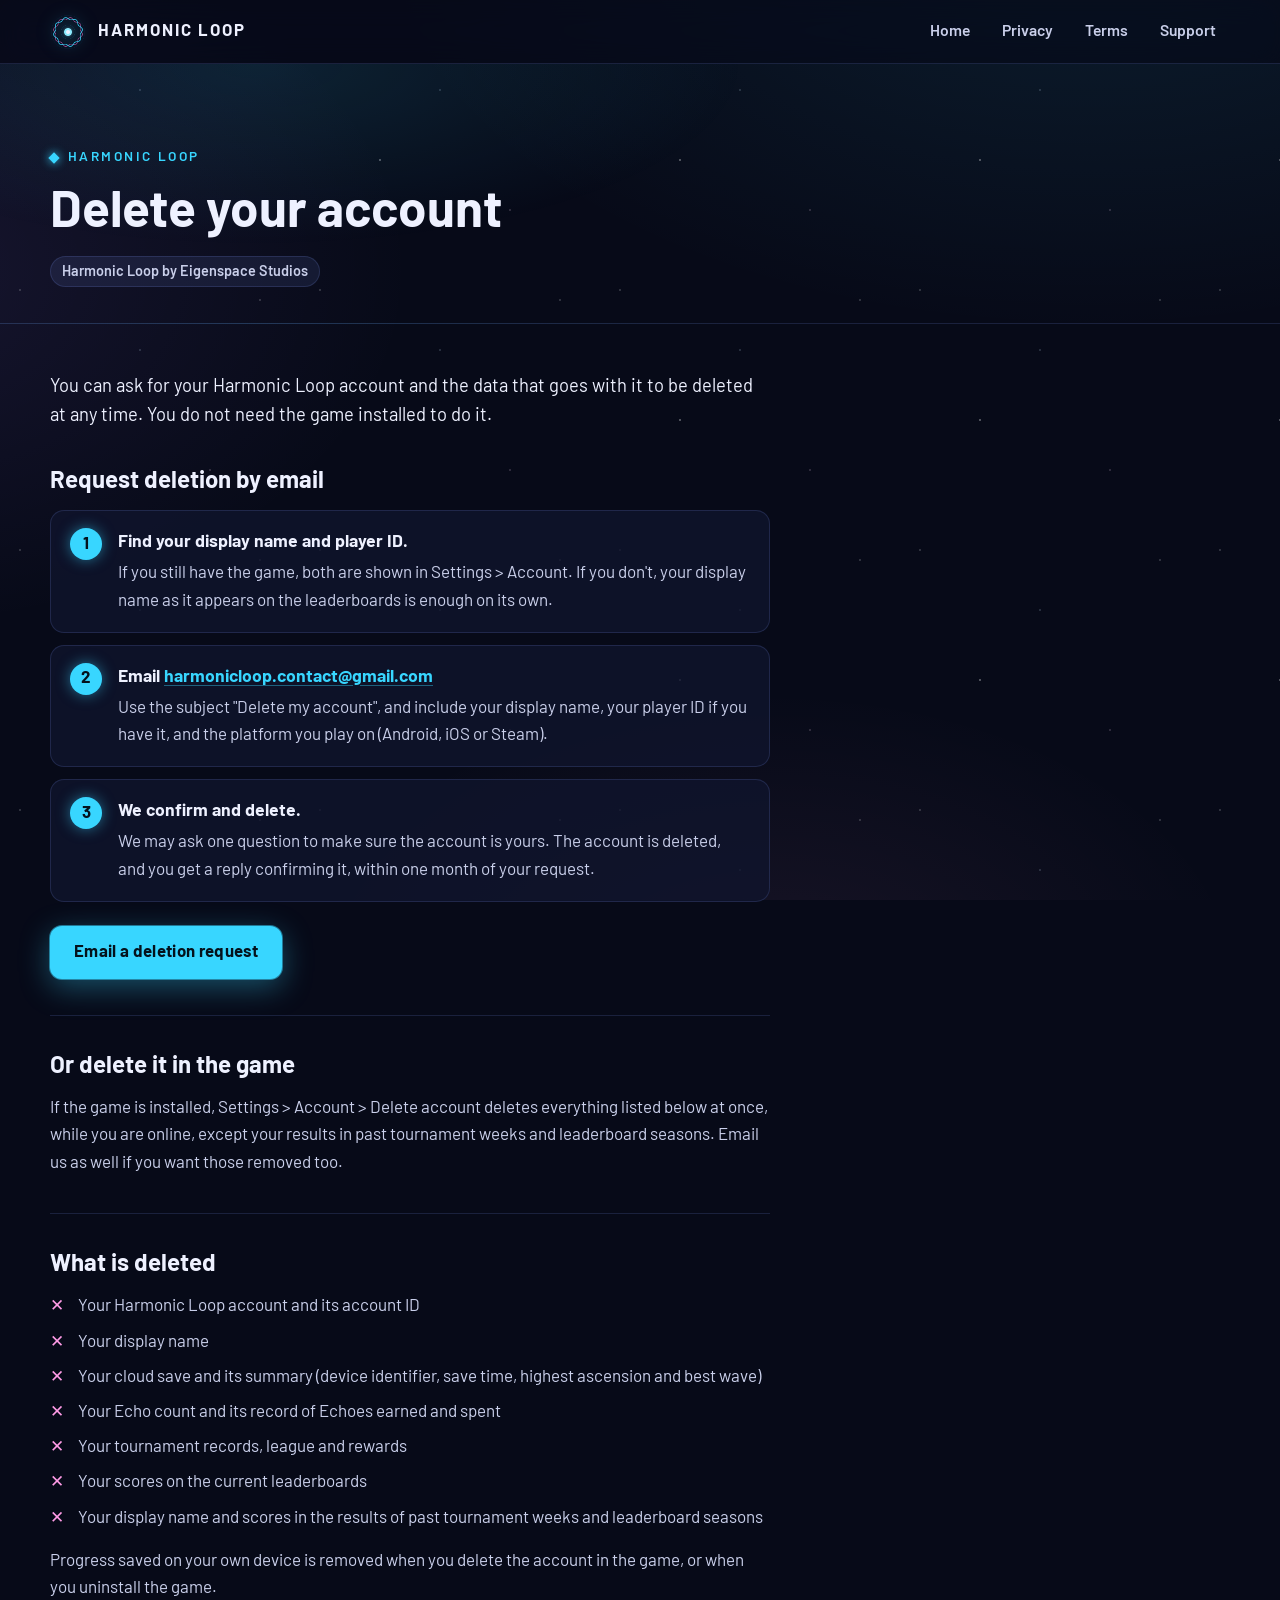
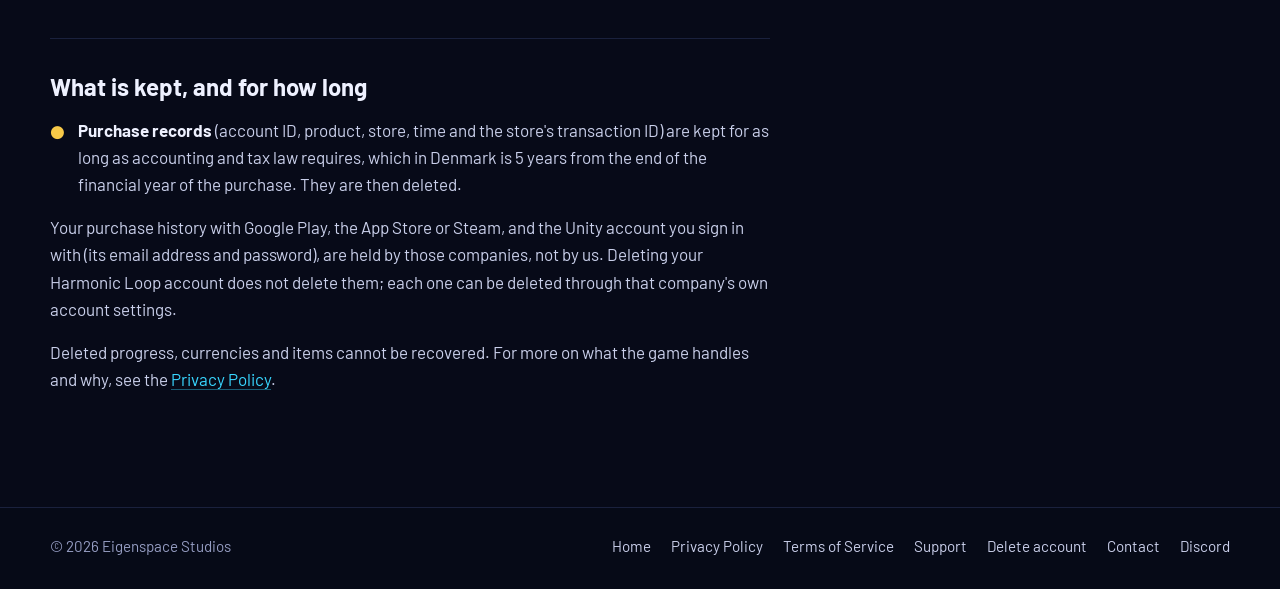
<file: delete-account.html>
﻿<!doctype html>
<html lang="en">
<head>
<meta charset="utf-8">
<meta name="viewport" content="width=device-width, initial-scale=1">
<title>Delete your account - Harmonic Loop</title>
<meta name="description" content="How to ask for your Harmonic Loop account and its data to be deleted, with or without the game installed.">
<meta name="theme-color" content="#070a18">
<link rel="icon" type="image/png" href="assets/img/app-icon.png">
<link rel="stylesheet" href="assets/site.css">
<script src="assets/site.js" defer></script>
</head>
<body>
<a class="skip-link" href="#main">Skip to content</a>
<header class="site-header">
<div class="wrap">
<a class="brand" href="index.html" aria-label="Harmonic Loop home"><img src="assets/img/logo.png" alt="" width="36" height="36"><span>HARMONIC LOOP</span></a>
<nav class="site-nav" aria-label="Main">
<a href="index.html">Home</a>
<a href="privacy-policy.html">Privacy</a>
<a href="terms-of-service.html">Terms</a>
<a href="support.html">Support</a>
</nav>
</div>
</header>
<main id="main">
<div class="doc-hero">
<div class="wrap">
<p class="eyebrow">Harmonic Loop</p>
<h1>Delete your account</h1>
<ul class="meta"><li>Harmonic Loop by Eigenspace Studios</li></ul>
</div>
</div>
<div class="wrap doc-solo">
<article class="doc">
<p>You can ask for your Harmonic Loop account and the data that goes with it to be deleted at any time. You do not need the game installed to do it.</p>

<section id="request">
<h2>Request deletion by email</h2>
<ol class="steps">
<li>
<strong>Find your display name and player ID.</strong>
<span>If you still have the game, both are shown in Settings &gt; Account. If you don't, your display name as it appears on the leaderboards is enough on its own.</span>
</li>
<li>
<strong>Email <a href="mailto:harmonicloop.contact@gmail.com">harmonicloop.contact@gmail.com</a></strong>
<span>Use the subject "Delete my account", and include your display name, your player ID if you have it, and the platform you play on (Android, iOS or Steam).</span>
</li>
<li>
<strong>We confirm and delete.</strong>
<span>We may ask one question to make sure the account is yours. The account is deleted, and you get a reply confirming it, within one month of your request.</span>
</li>
</ol>
<p><a class="button button-primary" href="mailto:harmonicloop.contact@gmail.com?subject=Delete%20my%20account&amp;body=Display%20name%3A%20%0APlayer%20ID%20%28if%20known%29%3A%20%0APlatform%20%28Android%2C%20iOS%20or%20Steam%29%3A%20">Email a deletion request</a></p>
</section>

<section id="in-game">
<h2>Or delete it in the game</h2>
<p>If the game is installed, Settings &gt; Account &gt; Delete account deletes everything listed below at once, while you are online, except your results in past tournament weeks and leaderboard seasons. Email us as well if you want those removed too.</p>
</section>

<section id="deleted">
<h2>What is deleted</h2>
<ul class="data-list deleted">
<li>Your Harmonic Loop account and its account ID</li>
<li>Your display name</li>
<li>Your cloud save and its summary (device identifier, save time, highest ascension and best wave)</li>
<li>Your Echo count and its record of Echoes earned and spent</li>
<li>Your tournament records, league and rewards</li>
<li>Your scores on the current leaderboards</li>
<li>Your display name and scores in the results of past tournament weeks and leaderboard seasons</li>
</ul>
<p>Progress saved on your own device is removed when you delete the account in the game, or when you uninstall the game.</p>
</section>

<section id="kept">
<h2>What is kept, and for how long</h2>
<ul class="data-list kept">
<li><strong>Purchase records</strong> (account ID, product, store, time and the store's transaction ID) are kept for as long as accounting and tax law requires, which in Denmark is 5 years from the end of the financial year of the purchase. They are then deleted.</li>
</ul>
<p>Your purchase history with Google Play, the App Store or Steam, and the Unity account you sign in with (its email address and password), are held by those companies, not by us. Deleting your Harmonic Loop account does not delete them; each one can be deleted through that company's own account settings.</p>
<p>Deleted progress, currencies and items cannot be recovered. For more on what the game handles and why, see the <a href="privacy-policy.html">Privacy Policy</a>.</p>
</section>
</article>
</div>
</main>
<footer class="site-footer">
<div class="wrap">
<span>&copy; 2026 Eigenspace Studios</span>
<nav aria-label="Footer">
<a href="index.html">Home</a>
<a href="privacy-policy.html">Privacy Policy</a>
<a href="terms-of-service.html">Terms of Service</a>
<a href="support.html">Support</a>
<a href="delete-account.html">Delete account</a>
<a href="support.html#contact">Contact</a>
<a href="https://discord.gg/uu37kWzzvQ">Discord</a>
</nav>
</div>
</footer>
</body>
</html>
</file>
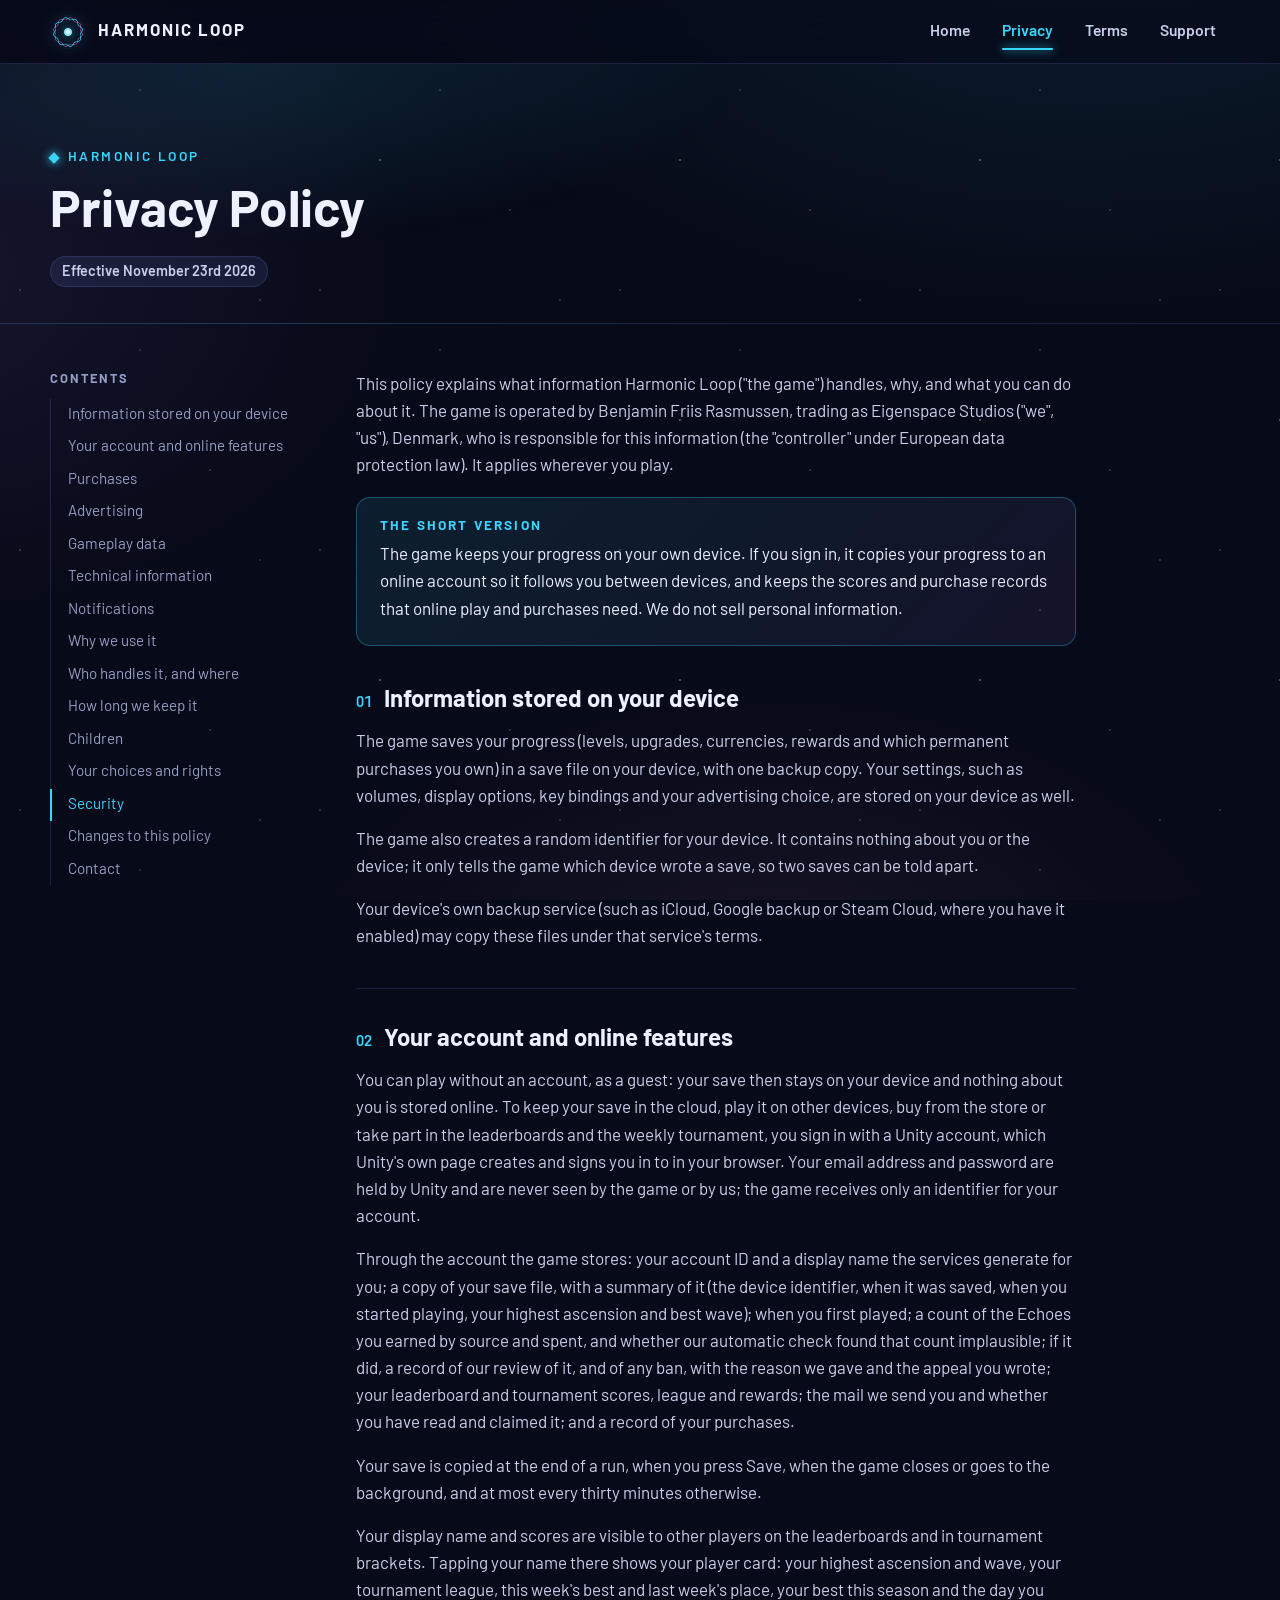
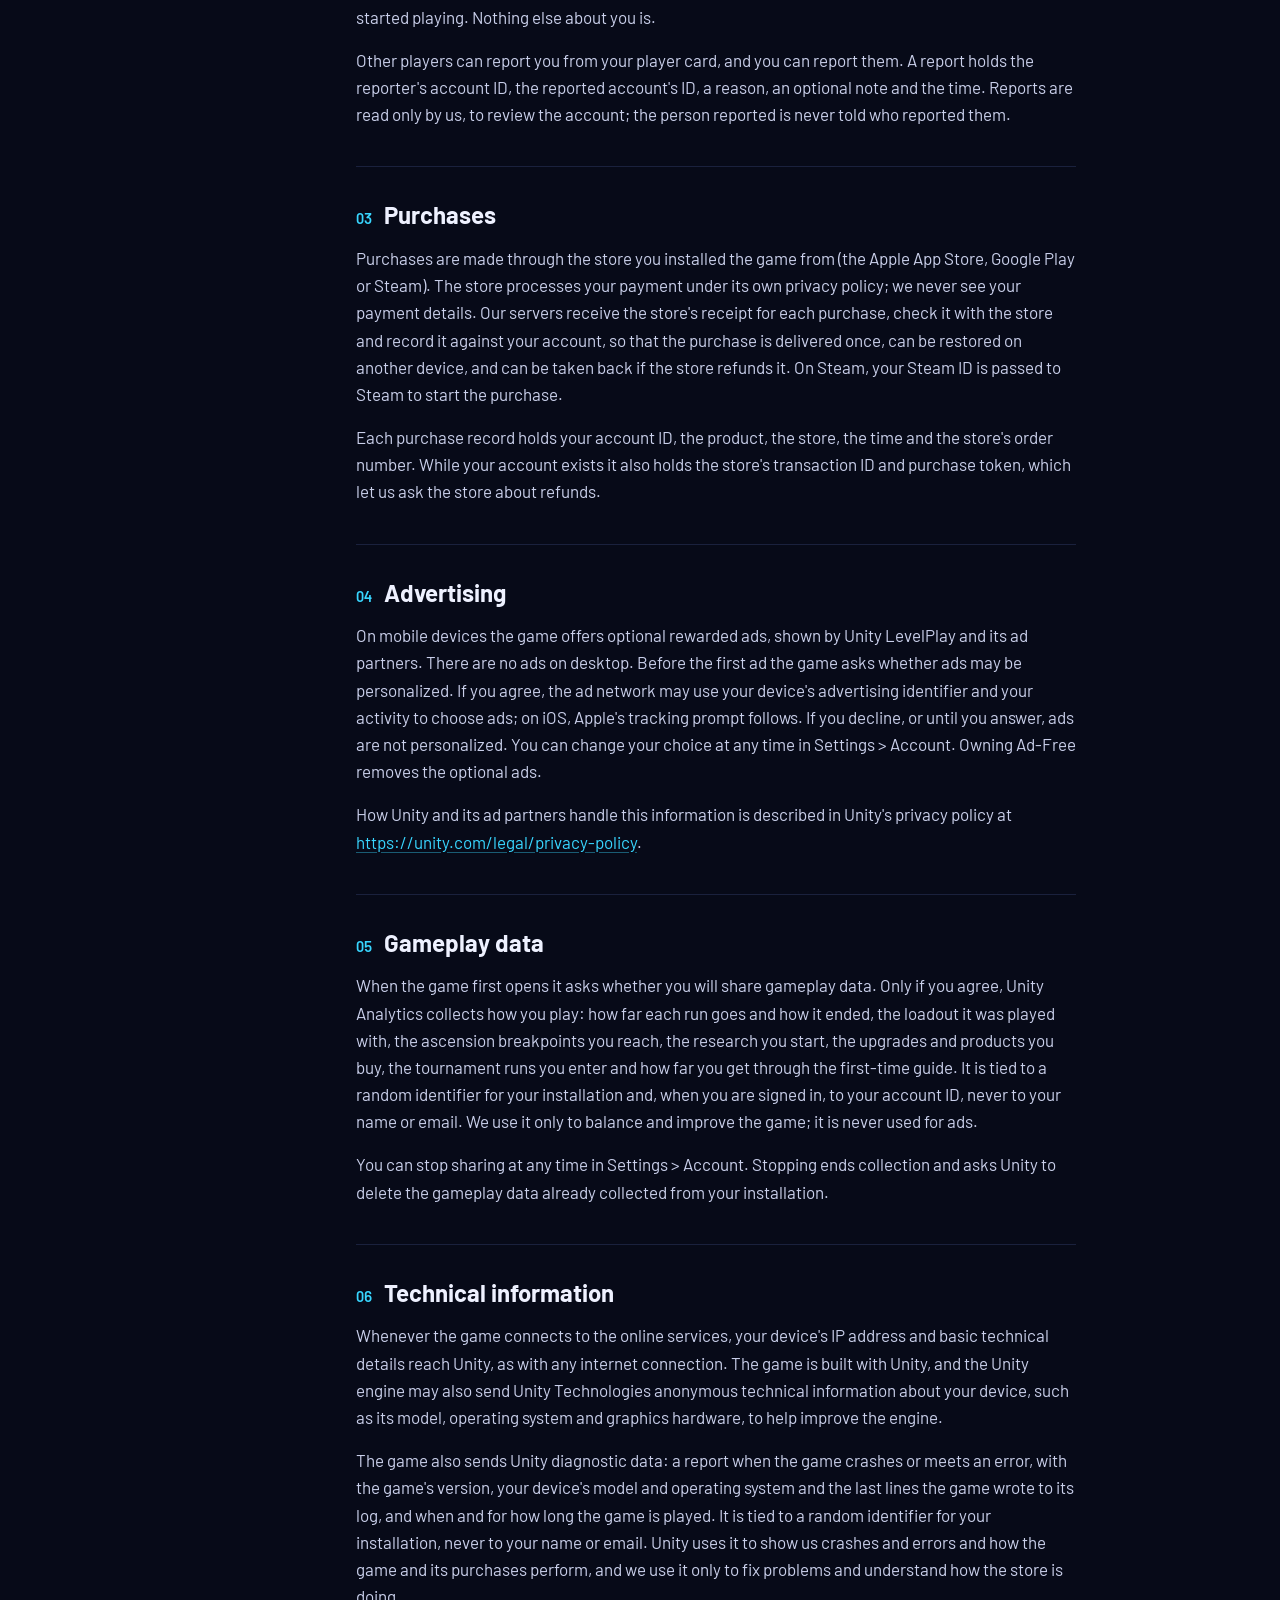
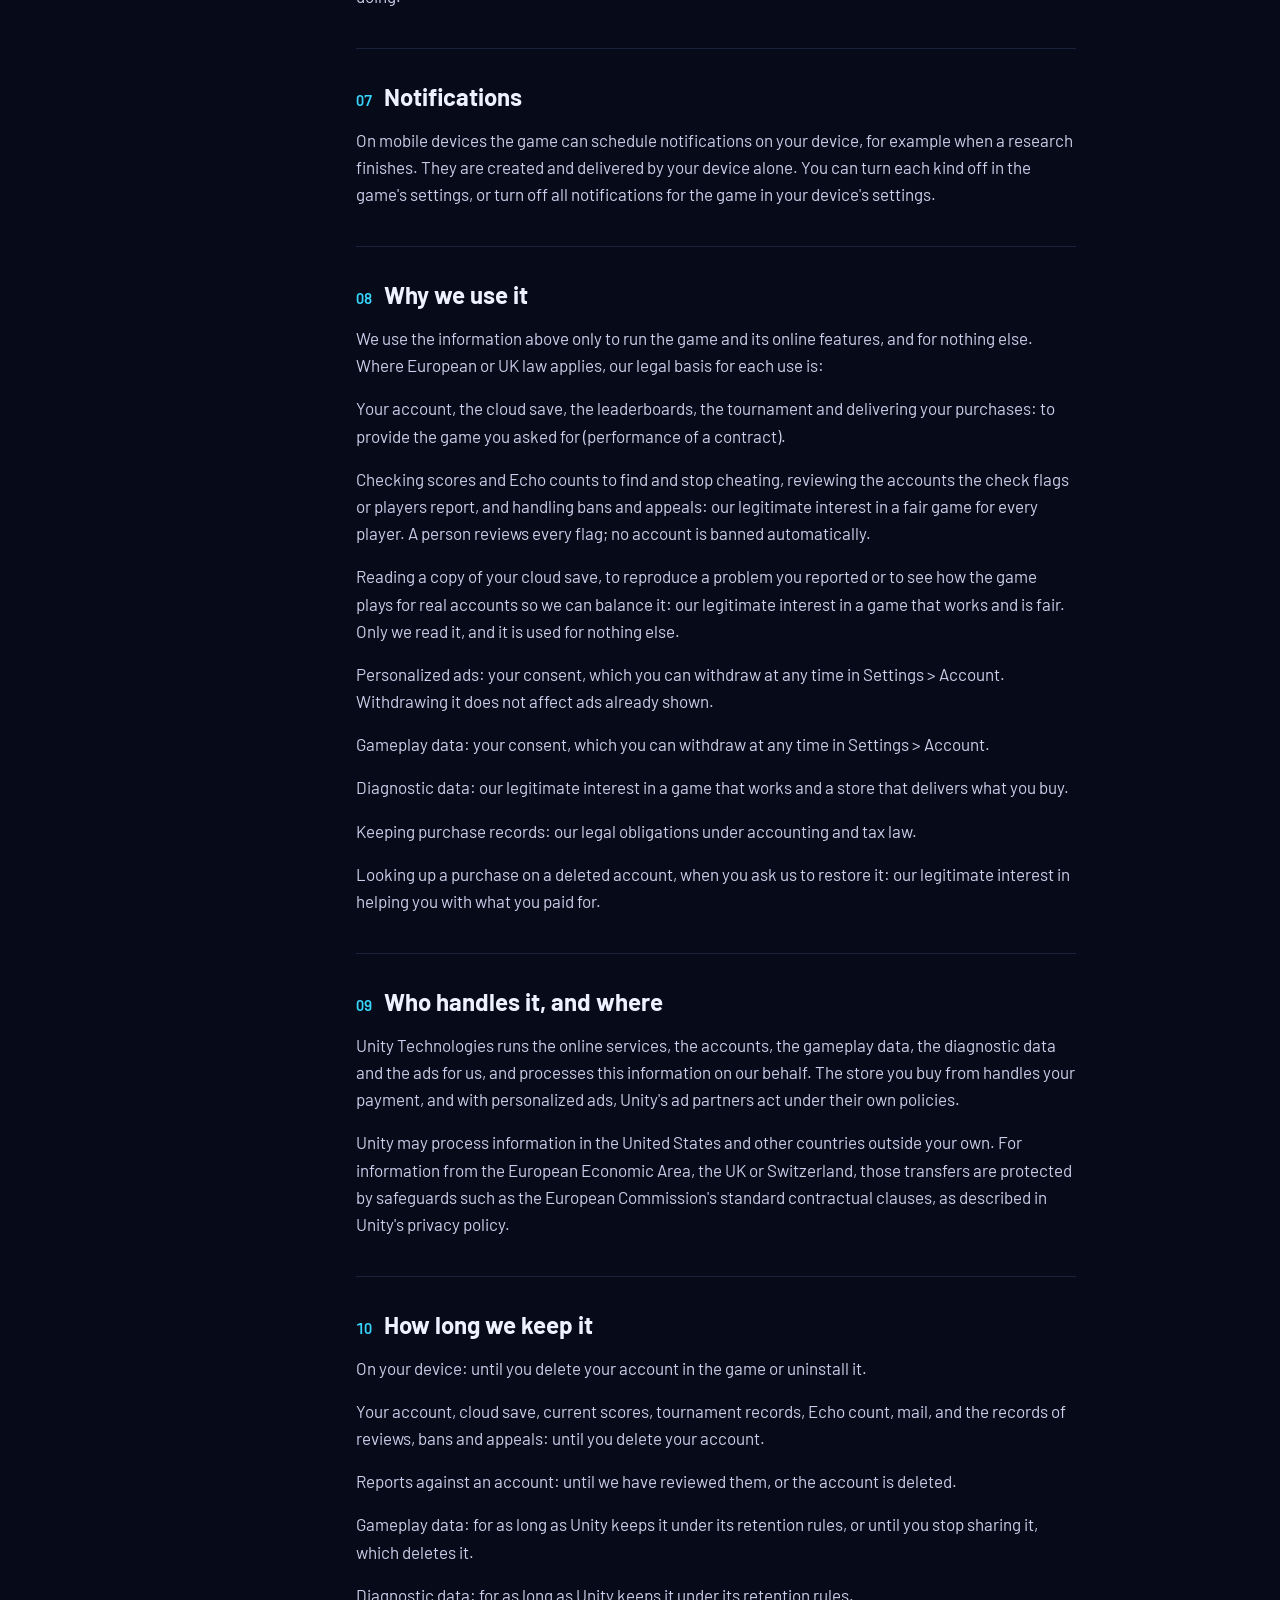
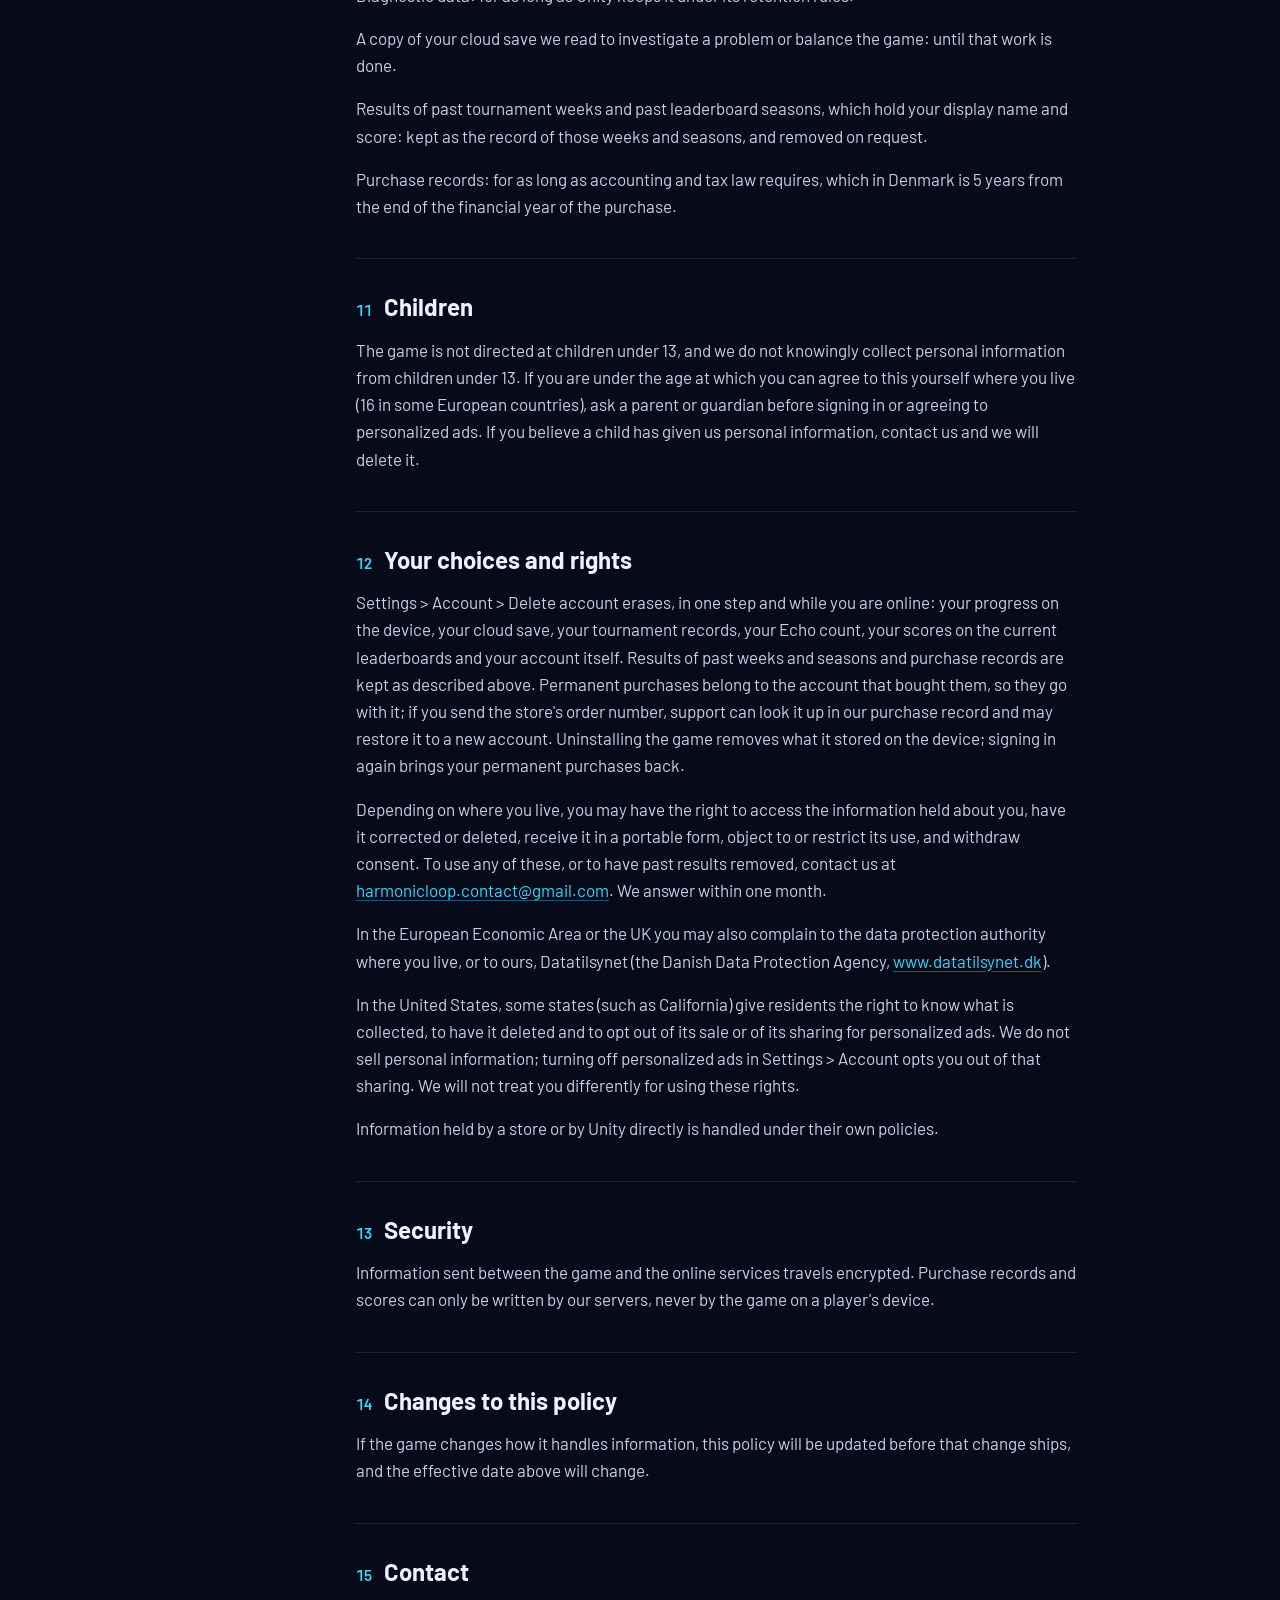
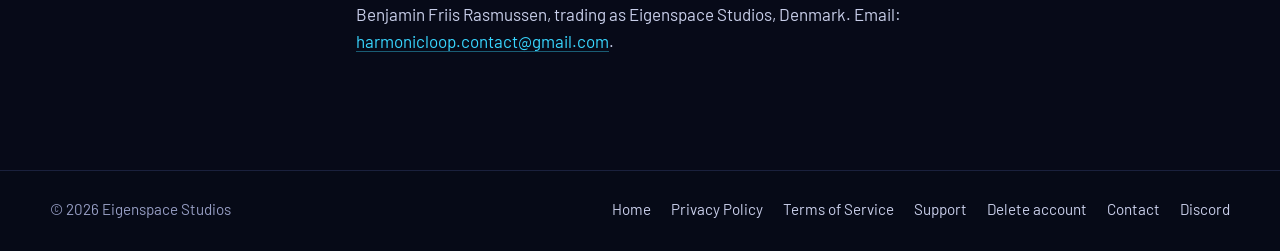
<file: privacy-policy.html>
﻿<!doctype html>
<html lang="en">
<head>
<meta charset="utf-8">
<meta name="viewport" content="width=device-width, initial-scale=1">
<title>Privacy Policy - Harmonic Loop</title>
<meta name="theme-color" content="#070a18">
<link rel="icon" type="image/png" href="assets/img/app-icon.png">
<link rel="stylesheet" href="assets/site.css">
<script src="assets/site.js" defer></script>
</head>
<body>
<a class="skip-link" href="#main">Skip to content</a>
<header class="site-header">
<div class="wrap">
<a class="brand" href="index.html" aria-label="Harmonic Loop home"><img src="assets/img/logo.png" alt="" width="36" height="36"><span>HARMONIC LOOP</span></a>
<nav class="site-nav" aria-label="Main">
<a href="index.html">Home</a>
<a href="privacy-policy.html" aria-current="page">Privacy</a>
<a href="terms-of-service.html">Terms</a>
<a href="support.html">Support</a>
</nav>
</div>
</header>
<main id="main">
<div class="doc-hero">
<div class="wrap">
<p class="eyebrow">Harmonic Loop</p>
<h1>Privacy Policy</h1>
<ul class="meta"><li>Effective November 23rd 2026</li></ul>
</div>
</div>
<div class="wrap doc-layout">
<nav class="toc" aria-label="Contents">
<h2>Contents</h2>
<ol>
<li><a href="#information-stored-on-your-device">Information stored on your device</a></li>
<li><a href="#your-account-and-online-features">Your account and online features</a></li>
<li><a href="#purchases">Purchases</a></li>
<li><a href="#advertising">Advertising</a></li>
<li><a href="#gameplay-data">Gameplay data</a></li>
<li><a href="#technical-information">Technical information</a></li>
<li><a href="#notifications">Notifications</a></li>
<li><a href="#why-we-use-it">Why we use it</a></li>
<li><a href="#who-handles-it-and-where">Who handles it, and where</a></li>
<li><a href="#how-long-we-keep-it">How long we keep it</a></li>
<li><a href="#children">Children</a></li>
<li><a href="#your-choices-and-rights">Your choices and rights</a></li>
<li><a href="#security">Security</a></li>
<li><a href="#changes-to-this-policy">Changes to this policy</a></li>
<li><a href="#contact">Contact</a></li>
</ol>
</nav>
<article class="doc">
<details class="toc-mobile">
<summary>Contents</summary>
<ol>
<li><a href="#information-stored-on-your-device">Information stored on your device</a></li>
<li><a href="#your-account-and-online-features">Your account and online features</a></li>
<li><a href="#purchases">Purchases</a></li>
<li><a href="#advertising">Advertising</a></li>
<li><a href="#gameplay-data">Gameplay data</a></li>
<li><a href="#technical-information">Technical information</a></li>
<li><a href="#notifications">Notifications</a></li>
<li><a href="#why-we-use-it">Why we use it</a></li>
<li><a href="#who-handles-it-and-where">Who handles it, and where</a></li>
<li><a href="#how-long-we-keep-it">How long we keep it</a></li>
<li><a href="#children">Children</a></li>
<li><a href="#your-choices-and-rights">Your choices and rights</a></li>
<li><a href="#security">Security</a></li>
<li><a href="#changes-to-this-policy">Changes to this policy</a></li>
<li><a href="#contact">Contact</a></li>
</ol>
</details>
<p>This policy explains what information Harmonic Loop (&quot;the game&quot;) handles, why, and what you can do about it. The game is operated by Benjamin Friis Rasmussen, trading as Eigenspace Studios (&quot;we&quot;, &quot;us&quot;), Denmark, who is responsible for this information (the &quot;controller&quot; under European data protection law). It applies wherever you play.</p>
<div class="summary">
<h2>The short version</h2>
<p>The game keeps your progress on your own device. If you sign in, it copies your progress to an online account so it follows you between devices, and keeps the scores and purchase records that online play and purchases need. We do not sell personal information.</p>
</div>
<section id="information-stored-on-your-device">
<h2><span class="num">01</span>Information stored on your device</h2>
<p>The game saves your progress (levels, upgrades, currencies, rewards and which permanent purchases you own) in a save file on your device, with one backup copy. Your settings, such as volumes, display options, key bindings and your advertising choice, are stored on your device as well.</p>
<p>The game also creates a random identifier for your device. It contains nothing about you or the device; it only tells the game which device wrote a save, so two saves can be told apart.</p>
<p>Your device&#39;s own backup service (such as iCloud, Google backup or Steam Cloud, where you have it enabled) may copy these files under that service&#39;s terms.</p>
</section>
<section id="your-account-and-online-features">
<h2><span class="num">02</span>Your account and online features</h2>
<p>You can play without an account, as a guest: your save then stays on your device and nothing about you is stored online. To keep your save in the cloud, play it on other devices, buy from the store or take part in the leaderboards and the weekly tournament, you sign in with a Unity account, which Unity&#39;s own page creates and signs you in to in your browser. Your email address and password are held by Unity and are never seen by the game or by us; the game receives only an identifier for your account.</p>
<p>Through the account the game stores: your account ID and a display name the services generate for you; a copy of your save file, with a summary of it (the device identifier, when it was saved, when you started playing, your highest ascension and best wave); when you first played; a count of the Echoes you earned by source and spent, and whether our automatic check found that count implausible; if it did, a record of our review of it, and of any ban, with the reason we gave and the appeal you wrote; your leaderboard and tournament scores, league and rewards; the mail we send you and whether you have read and claimed it; and a record of your purchases.</p>
<p>Your save is copied at the end of a run, when you press Save, when the game closes or goes to the background, and at most every thirty minutes otherwise.</p>
<p>Your display name and scores are visible to other players on the leaderboards and in tournament brackets. Tapping your name there shows your player card: your highest ascension and wave, your tournament league, this week&#39;s best and last week&#39;s place, your best this season and the day you started playing. Nothing else about you is.</p>
<p>Other players can report you from your player card, and you can report them. A report holds the reporter&#39;s account ID, the reported account&#39;s ID, a reason, an optional note and the time. Reports are read only by us, to review the account; the person reported is never told who reported them.</p>
</section>
<section id="purchases">
<h2><span class="num">03</span>Purchases</h2>
<p>Purchases are made through the store you installed the game from (the Apple App Store, Google Play or Steam). The store processes your payment under its own privacy policy; we never see your payment details. Our servers receive the store&#39;s receipt for each purchase, check it with the store and record it against your account, so that the purchase is delivered once, can be restored on another device, and can be taken back if the store refunds it. On Steam, your Steam ID is passed to Steam to start the purchase.</p>
<p>Each purchase record holds your account ID, the product, the store, the time and the store&#39;s order number. While your account exists it also holds the store&#39;s transaction ID and purchase token, which let us ask the store about refunds.</p>
</section>
<section id="advertising">
<h2><span class="num">04</span>Advertising</h2>
<p>On mobile devices the game offers optional rewarded ads, shown by Unity LevelPlay and its ad partners. There are no ads on desktop. Before the first ad the game asks whether ads may be personalized. If you agree, the ad network may use your device&#39;s advertising identifier and your activity to choose ads; on iOS, Apple&#39;s tracking prompt follows. If you decline, or until you answer, ads are not personalized. You can change your choice at any time in Settings &gt; Account. Owning Ad-Free removes the optional ads.</p>
<p>How Unity and its ad partners handle this information is described in Unity&#39;s privacy policy at <a href="https://unity.com/legal/privacy-policy">https://unity.com/legal/privacy-policy</a>.</p>
</section>
<section id="gameplay-data">
<h2><span class="num">05</span>Gameplay data</h2>
<p>When the game first opens it asks whether you will share gameplay data. Only if you agree, Unity Analytics collects how you play: how far each run goes and how it ended, the loadout it was played with, the ascension breakpoints you reach, the research you start, the upgrades and products you buy, the tournament runs you enter and how far you get through the first-time guide. It is tied to a random identifier for your installation and, when you are signed in, to your account ID, never to your name or email. We use it only to balance and improve the game; it is never used for ads.</p>
<p>You can stop sharing at any time in Settings &gt; Account. Stopping ends collection and asks Unity to delete the gameplay data already collected from your installation.</p>
</section>
<section id="technical-information">
<h2><span class="num">06</span>Technical information</h2>
<p>Whenever the game connects to the online services, your device&#39;s IP address and basic technical details reach Unity, as with any internet connection. The game is built with Unity, and the Unity engine may also send Unity Technologies anonymous technical information about your device, such as its model, operating system and graphics hardware, to help improve the engine.</p>
<p>The game also sends Unity diagnostic data: a report when the game crashes or meets an error, with the game&#39;s version, your device&#39;s model and operating system and the last lines the game wrote to its log, and when and for how long the game is played. It is tied to a random identifier for your installation, never to your name or email. Unity uses it to show us crashes and errors and how the game and its purchases perform, and we use it only to fix problems and understand how the store is doing.</p>
</section>
<section id="notifications">
<h2><span class="num">07</span>Notifications</h2>
<p>On mobile devices the game can schedule notifications on your device, for example when a research finishes. They are created and delivered by your device alone. You can turn each kind off in the game&#39;s settings, or turn off all notifications for the game in your device&#39;s settings.</p>
</section>
<section id="why-we-use-it">
<h2><span class="num">08</span>Why we use it</h2>
<p>We use the information above only to run the game and its online features, and for nothing else. Where European or UK law applies, our legal basis for each use is:</p>
<p>Your account, the cloud save, the leaderboards, the tournament and delivering your purchases: to provide the game you asked for (performance of a contract).</p>
<p>Checking scores and Echo counts to find and stop cheating, reviewing the accounts the check flags or players report, and handling bans and appeals: our legitimate interest in a fair game for every player. A person reviews every flag; no account is banned automatically.</p>
<p>Reading a copy of your cloud save, to reproduce a problem you reported or to see how the game plays for real accounts so we can balance it: our legitimate interest in a game that works and is fair. Only we read it, and it is used for nothing else.</p>
<p>Personalized ads: your consent, which you can withdraw at any time in Settings &gt; Account. Withdrawing it does not affect ads already shown.</p>
<p>Gameplay data: your consent, which you can withdraw at any time in Settings &gt; Account.</p>
<p>Diagnostic data: our legitimate interest in a game that works and a store that delivers what you buy.</p>
<p>Keeping purchase records: our legal obligations under accounting and tax law.</p>
<p>Looking up a purchase on a deleted account, when you ask us to restore it: our legitimate interest in helping you with what you paid for.</p>
</section>
<section id="who-handles-it-and-where">
<h2><span class="num">09</span>Who handles it, and where</h2>
<p>Unity Technologies runs the online services, the accounts, the gameplay data, the diagnostic data and the ads for us, and processes this information on our behalf. The store you buy from handles your payment, and with personalized ads, Unity&#39;s ad partners act under their own policies.</p>
<p>Unity may process information in the United States and other countries outside your own. For information from the European Economic Area, the UK or Switzerland, those transfers are protected by safeguards such as the European Commission&#39;s standard contractual clauses, as described in Unity&#39;s privacy policy.</p>
</section>
<section id="how-long-we-keep-it">
<h2><span class="num">10</span>How long we keep it</h2>
<p>On your device: until you delete your account in the game or uninstall it.</p>
<p>Your account, cloud save, current scores, tournament records, Echo count, mail, and the records of reviews, bans and appeals: until you delete your account.</p>
<p>Reports against an account: until we have reviewed them, or the account is deleted.</p>
<p>Gameplay data: for as long as Unity keeps it under its retention rules, or until you stop sharing it, which deletes it.</p>
<p>Diagnostic data: for as long as Unity keeps it under its retention rules.</p>
<p>A copy of your cloud save we read to investigate a problem or balance the game: until that work is done.</p>
<p>Results of past tournament weeks and past leaderboard seasons, which hold your display name and score: kept as the record of those weeks and seasons, and removed on request.</p>
<p>Purchase records: for as long as accounting and tax law requires, which in Denmark is 5 years from the end of the financial year of the purchase.</p>
</section>
<section id="children">
<h2><span class="num">11</span>Children</h2>
<p>The game is not directed at children under 13, and we do not knowingly collect personal information from children under 13. If you are under the age at which you can agree to this yourself where you live (16 in some European countries), ask a parent or guardian before signing in or agreeing to personalized ads. If you believe a child has given us personal information, contact us and we will delete it.</p>
</section>
<section id="your-choices-and-rights">
<h2><span class="num">12</span>Your choices and rights</h2>
<p>Settings &gt; Account &gt; Delete account erases, in one step and while you are online: your progress on the device, your cloud save, your tournament records, your Echo count, your scores on the current leaderboards and your account itself. Results of past weeks and seasons and purchase records are kept as described above. Permanent purchases belong to the account that bought them, so they go with it; if you send the store&#39;s order number, support can look it up in our purchase record and may restore it to a new account. Uninstalling the game removes what it stored on the device; signing in again brings your permanent purchases back.</p>
<p>Depending on where you live, you may have the right to access the information held about you, have it corrected or deleted, receive it in a portable form, object to or restrict its use, and withdraw consent. To use any of these, or to have past results removed, contact us at <a href="mailto:harmonicloop.contact@gmail.com">harmonicloop.contact@gmail.com</a>. We answer within one month.</p>
<p>In the European Economic Area or the UK you may also complain to the data protection authority where you live, or to ours, Datatilsynet (the Danish Data Protection Agency, <a href="https://www.datatilsynet.dk">www.datatilsynet.dk</a>).</p>
<p>In the United States, some states (such as California) give residents the right to know what is collected, to have it deleted and to opt out of its sale or of its sharing for personalized ads. We do not sell personal information; turning off personalized ads in Settings &gt; Account opts you out of that sharing. We will not treat you differently for using these rights.</p>
<p>Information held by a store or by Unity directly is handled under their own policies.</p>
</section>
<section id="security">
<h2><span class="num">13</span>Security</h2>
<p>Information sent between the game and the online services travels encrypted. Purchase records and scores can only be written by our servers, never by the game on a player&#39;s device.</p>
</section>
<section id="changes-to-this-policy">
<h2><span class="num">14</span>Changes to this policy</h2>
<p>If the game changes how it handles information, this policy will be updated before that change ships, and the effective date above will change.</p>
</section>
<section id="contact">
<h2><span class="num">15</span>Contact</h2>
<p>Benjamin Friis Rasmussen, trading as Eigenspace Studios, Denmark. Email: <a href="mailto:harmonicloop.contact@gmail.com">harmonicloop.contact@gmail.com</a>.</p>
</section>
</article>
</div>
</main>
<footer class="site-footer">
<div class="wrap">
<span>&copy; 2026 Eigenspace Studios</span>
<nav aria-label="Footer">
<a href="index.html">Home</a>
<a href="privacy-policy.html">Privacy Policy</a>
<a href="terms-of-service.html">Terms of Service</a>
<a href="support.html">Support</a>
<a href="delete-account.html">Delete account</a>
<a href="support.html#contact">Contact</a>
<a href="https://discord.gg/uu37kWzzvQ">Discord</a>
</nav>
</div>
</footer>
</body>
</html>
</file>
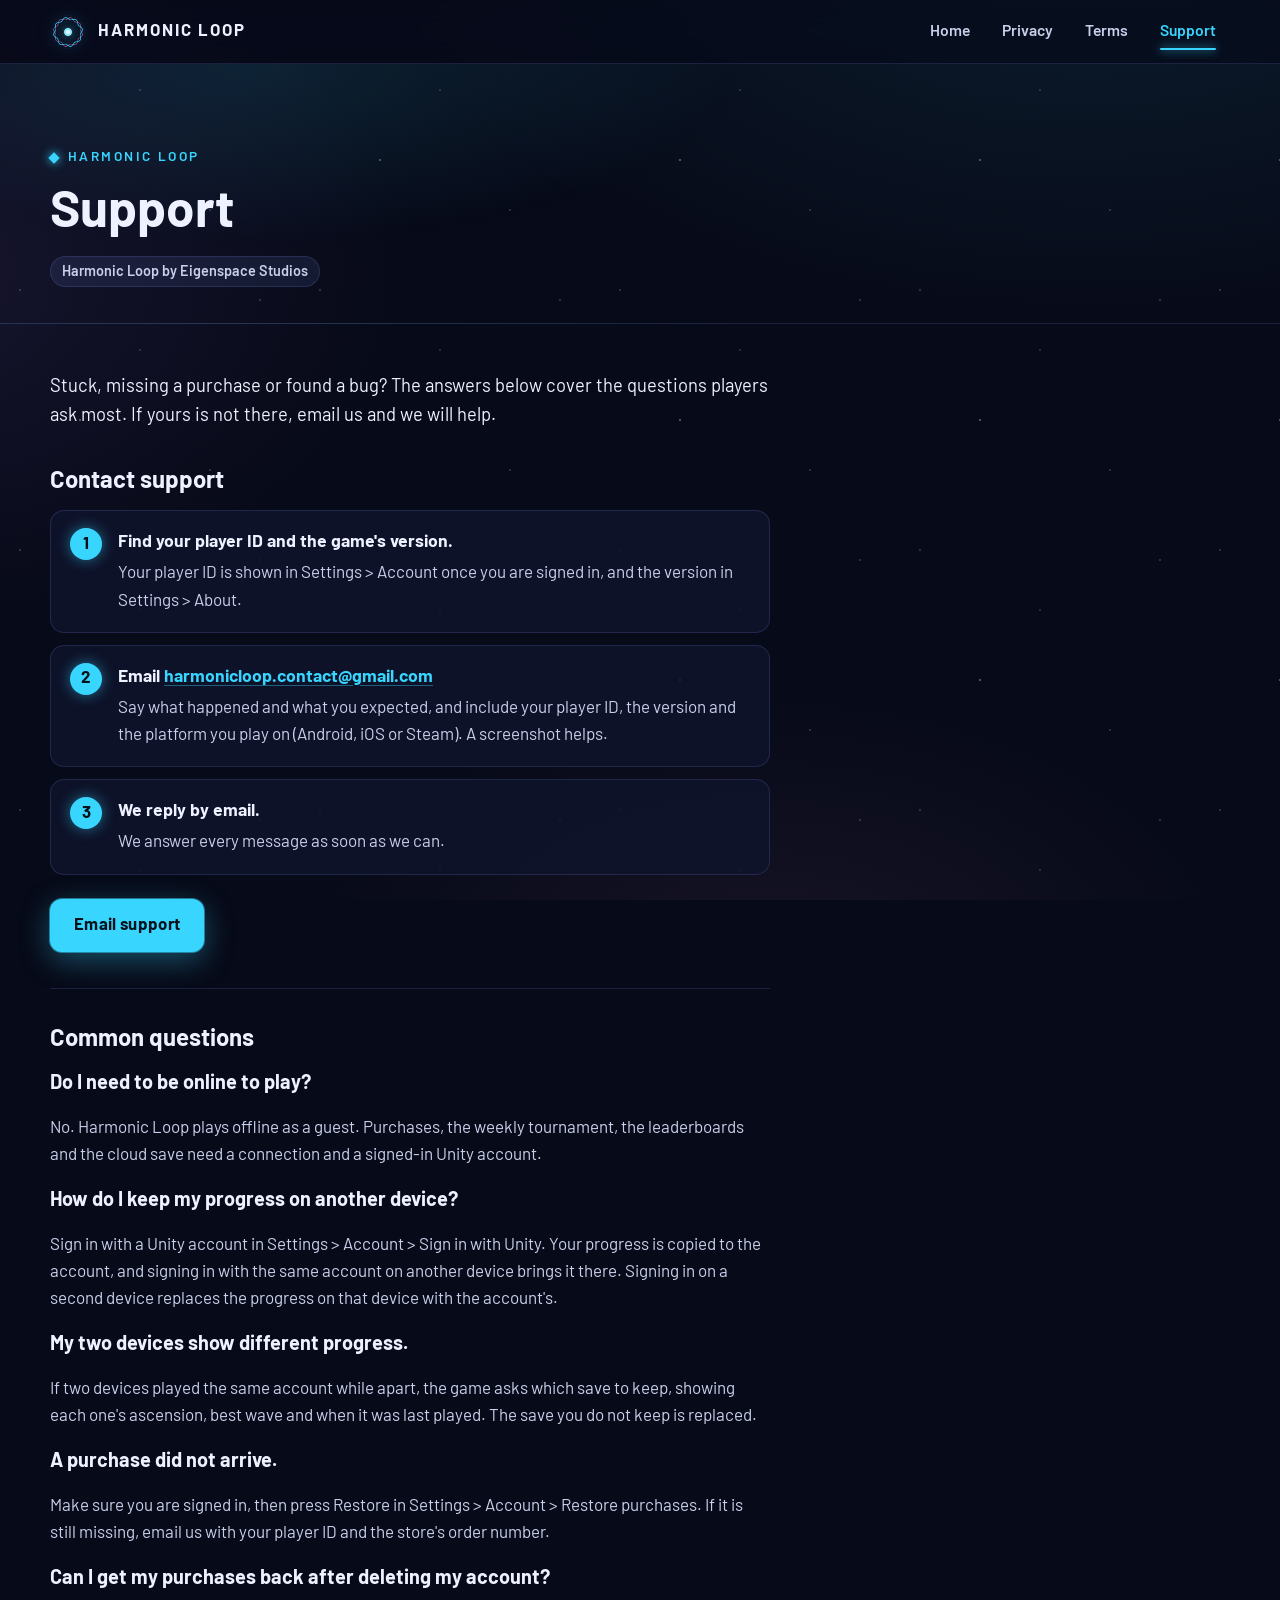
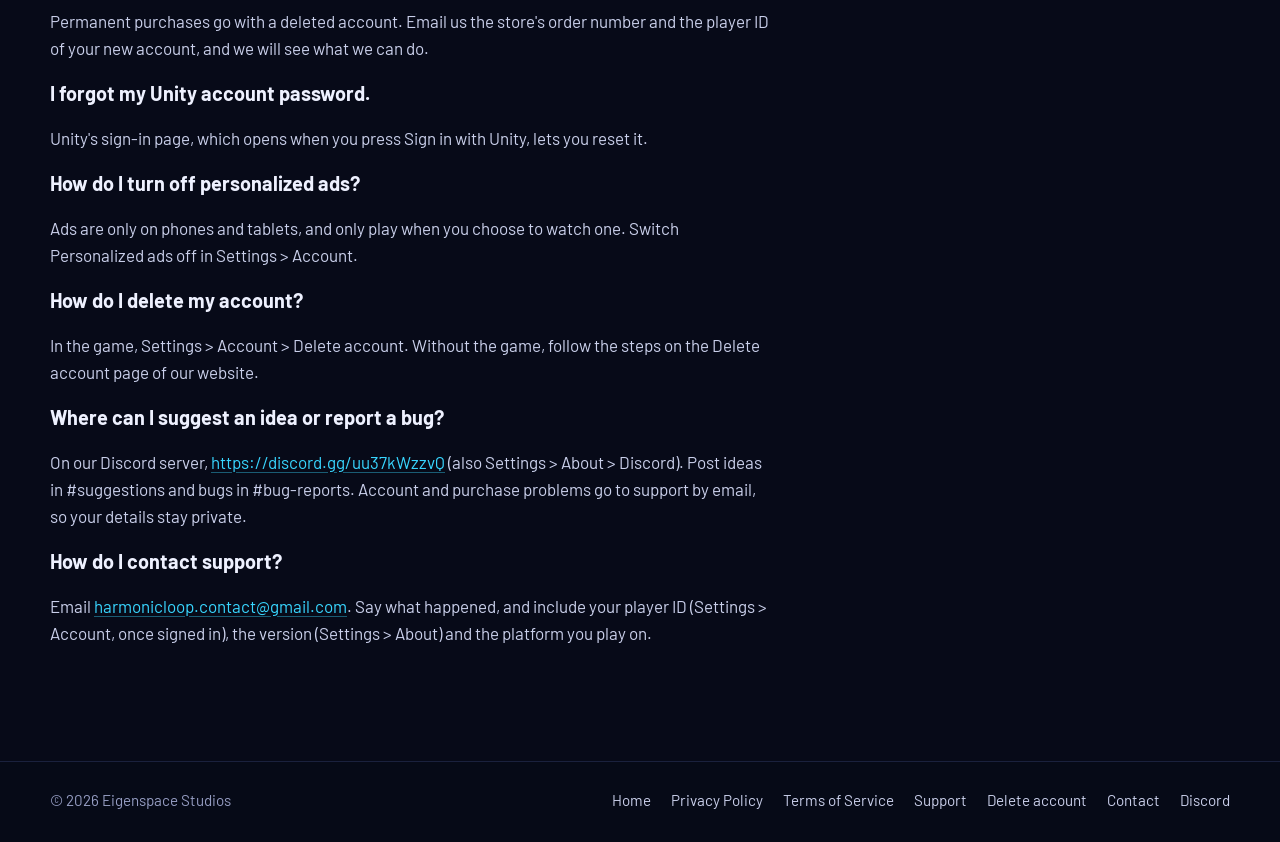
<file: support.html>
﻿<!doctype html>
<html lang="en">
<head>
<meta charset="utf-8">
<meta name="viewport" content="width=device-width, initial-scale=1">
<title>Support - Harmonic Loop</title>
<meta name="description" content="Get help with Harmonic Loop: contact support, recover purchases, move your progress between devices and more.">
<meta name="theme-color" content="#070a18">
<link rel="icon" type="image/png" href="assets/img/app-icon.png">
<link rel="stylesheet" href="assets/site.css">
<script src="assets/site.js" defer></script>
</head>
<body>
<a class="skip-link" href="#main">Skip to content</a>
<header class="site-header">
<div class="wrap">
<a class="brand" href="index.html" aria-label="Harmonic Loop home"><img src="assets/img/logo.png" alt="" width="36" height="36"><span>HARMONIC LOOP</span></a>
<nav class="site-nav" aria-label="Main">
<a href="index.html">Home</a>
<a href="privacy-policy.html">Privacy</a>
<a href="terms-of-service.html">Terms</a>
<a href="support.html" aria-current="page">Support</a>
</nav>
</div>
</header>
<main id="main">
<div class="doc-hero">
<div class="wrap">
<p class="eyebrow">Harmonic Loop</p>
<h1>Support</h1>
<ul class="meta"><li>Harmonic Loop by Eigenspace Studios</li></ul>
</div>
</div>
<div class="wrap doc-solo">
<article class="doc">
<p>Stuck, missing a purchase or found a bug? The answers below cover the questions players ask most. If yours is not there, email us and we will help.</p>

<section id="contact">
<h2>Contact support</h2>
<ol class="steps">
<li>
<strong>Find your player ID and the game's version.</strong>
<span>Your player ID is shown in Settings &gt; Account once you are signed in, and the version in Settings &gt; About.</span>
</li>
<li>
<strong>Email <a href="mailto:harmonicloop.contact@gmail.com">harmonicloop.contact@gmail.com</a></strong>
<span>Say what happened and what you expected, and include your player ID, the version and the platform you play on (Android, iOS or Steam). A screenshot helps.</span>
</li>
<li>
<strong>We reply by email.</strong>
<span>We answer every message as soon as we can.</span>
</li>
</ol>
<p><a class="button button-primary" href="mailto:harmonicloop.contact@gmail.com?subject=Harmonic%20Loop%20support&amp;body=Player%20ID%3A%20%0AVersion%3A%20%0APlatform%20%28Android%2C%20iOS%20or%20Steam%29%3A%20%0AWhat%20happened%3A%20">Email support</a></p>
</section>

<section id="questions">
<h2>Common questions</h2>
<h3>Do I need to be online to play?</h3>
<p>No. Harmonic Loop plays offline as a guest. Purchases, the weekly tournament, the leaderboards and the cloud save need a connection and a signed-in Unity account.</p>
<h3>How do I keep my progress on another device?</h3>
<p>Sign in with a Unity account in Settings &gt; Account &gt; Sign in with Unity. Your progress is copied to the account, and signing in with the same account on another device brings it there. Signing in on a second device replaces the progress on that device with the account&#39;s.</p>
<h3>My two devices show different progress.</h3>
<p>If two devices played the same account while apart, the game asks which save to keep, showing each one&#39;s ascension, best wave and when it was last played. The save you do not keep is replaced.</p>
<h3>A purchase did not arrive.</h3>
<p>Make sure you are signed in, then press Restore in Settings &gt; Account &gt; Restore purchases. If it is still missing, email us with your player ID and the store&#39;s order number.</p>
<h3>Can I get my purchases back after deleting my account?</h3>
<p>Permanent purchases go with a deleted account. Email us the store&#39;s order number and the player ID of your new account, and we will see what we can do.</p>
<h3>I forgot my Unity account password.</h3>
<p>Unity&#39;s sign-in page, which opens when you press Sign in with Unity, lets you reset it.</p>
<h3>How do I turn off personalized ads?</h3>
<p>Ads are only on phones and tablets, and only play when you choose to watch one. Switch Personalized ads off in Settings &gt; Account.</p>
<h3>How do I delete my account?</h3>
<p>In the game, Settings &gt; Account &gt; Delete account. Without the game, follow the steps on the Delete account page of our website.</p>
<h3>Where can I suggest an idea or report a bug?</h3>
<p>On our Discord server, <a href="https://discord.gg/uu37kWzzvQ">https://discord.gg/uu37kWzzvQ</a> (also Settings &gt; About &gt; Discord). Post ideas in #suggestions and bugs in #bug-reports. Account and purchase problems go to support by email, so your details stay private.</p>
<h3>How do I contact support?</h3>
<p>Email <a href="mailto:harmonicloop.contact@gmail.com">harmonicloop.contact@gmail.com</a>. Say what happened, and include your player ID (Settings &gt; Account, once signed in), the version (Settings &gt; About) and the platform you play on.</p>
</section>
</article>
</div>
</main>
<footer class="site-footer">
<div class="wrap">
<span>&copy; 2026 Eigenspace Studios</span>
<nav aria-label="Footer">
<a href="index.html">Home</a>
<a href="privacy-policy.html">Privacy Policy</a>
<a href="terms-of-service.html">Terms of Service</a>
<a href="support.html">Support</a>
<a href="delete-account.html">Delete account</a>
<a href="support.html#contact">Contact</a>
<a href="https://discord.gg/uu37kWzzvQ">Discord</a>
</nav>
</div>
</footer>
</body>
</html>
</file>
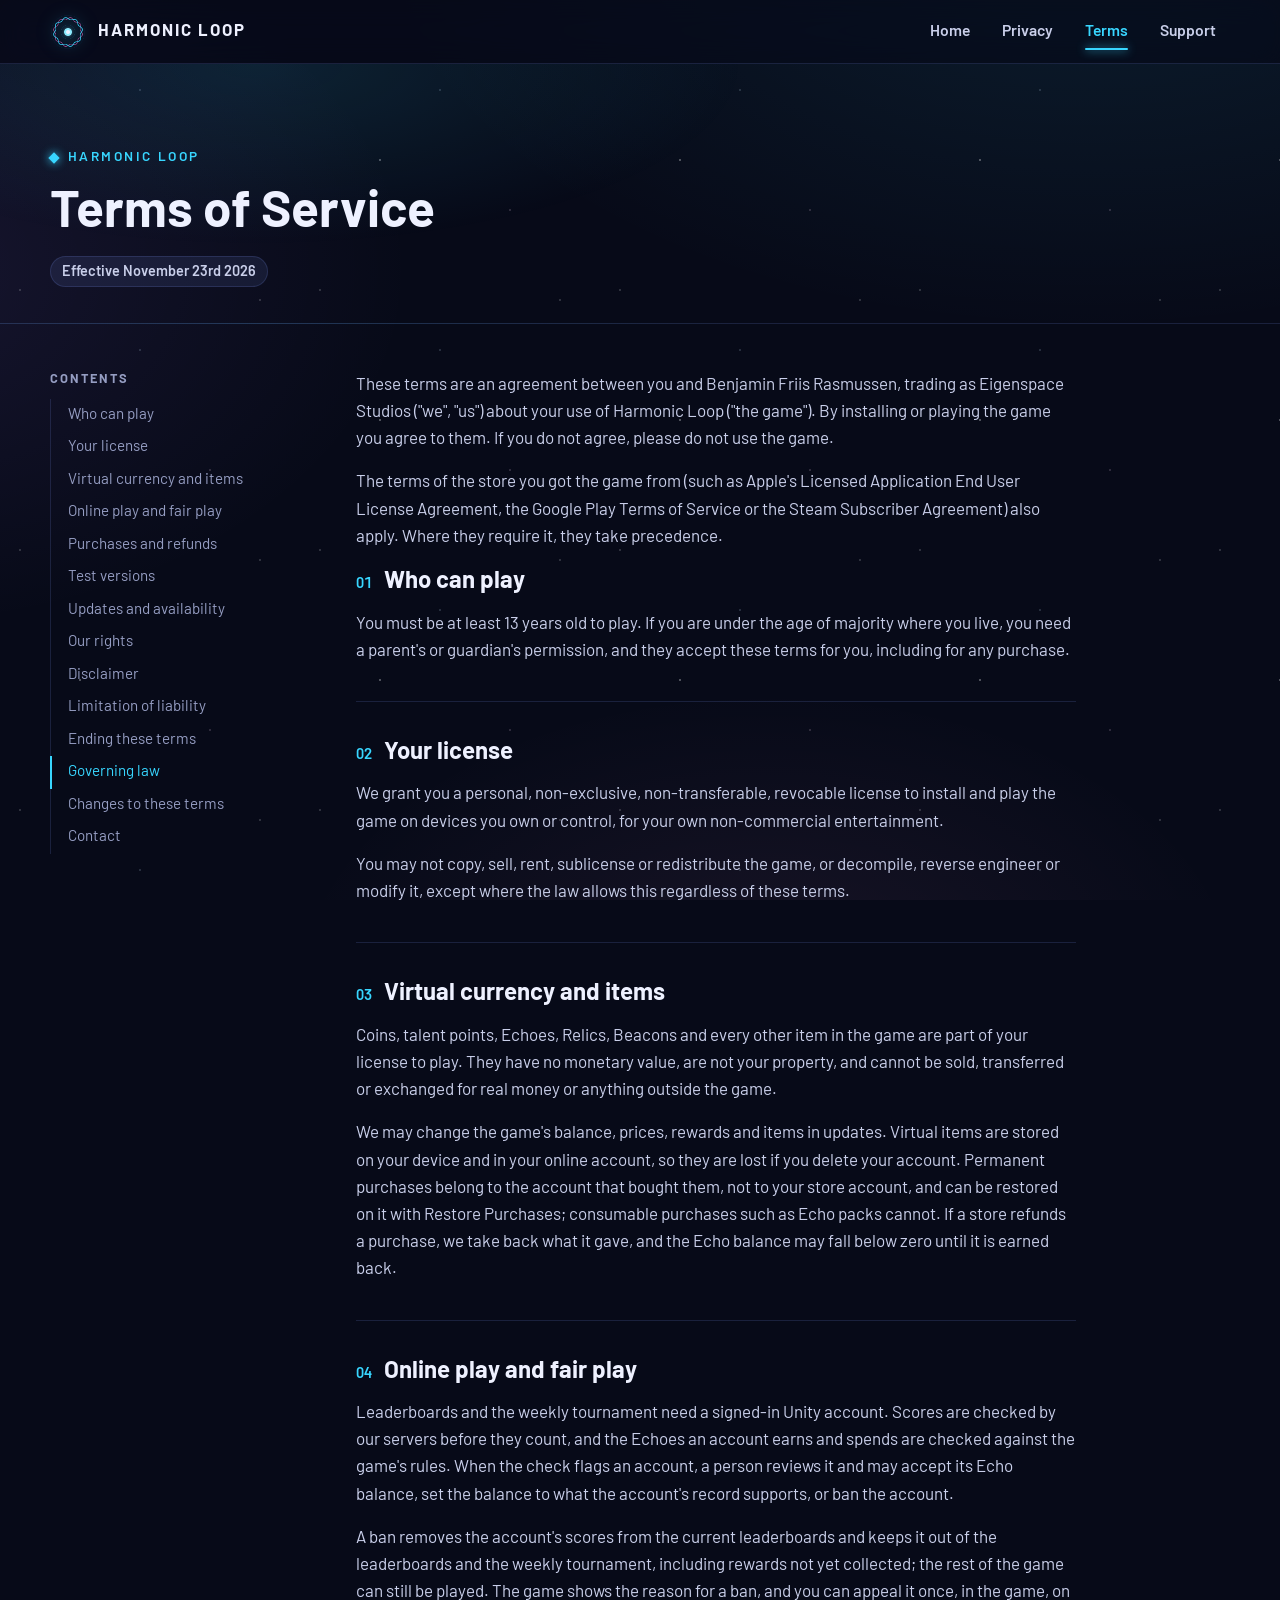
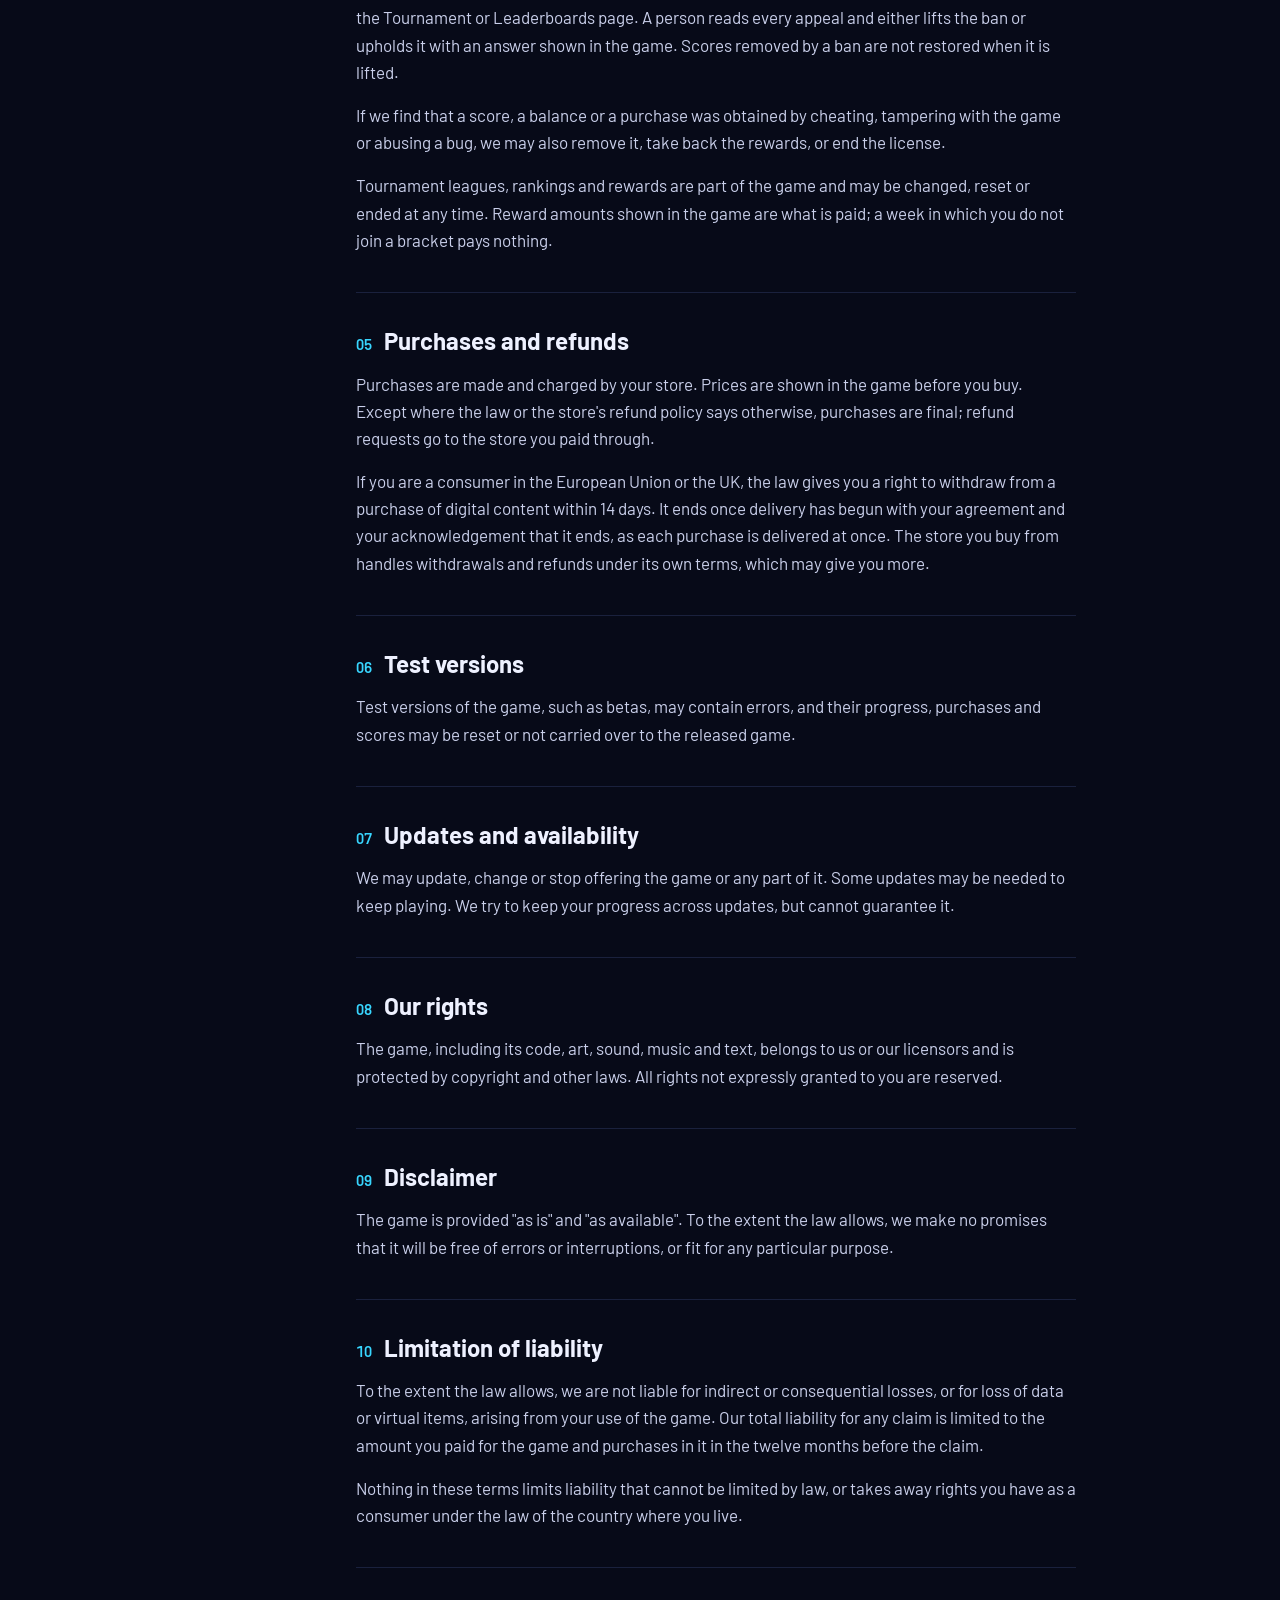
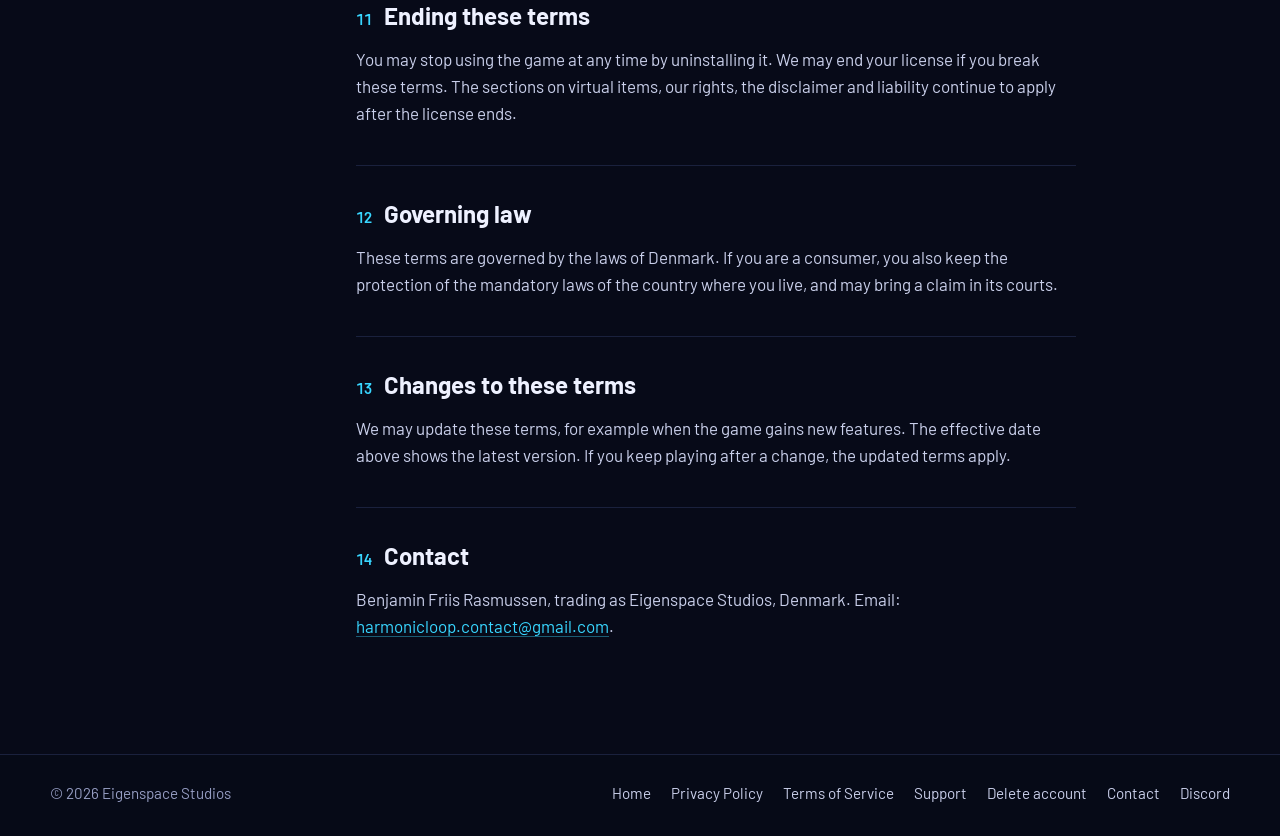
<file: terms-of-service.html>
﻿<!doctype html>
<html lang="en">
<head>
<meta charset="utf-8">
<meta name="viewport" content="width=device-width, initial-scale=1">
<title>Terms of Service - Harmonic Loop</title>
<meta name="theme-color" content="#070a18">
<link rel="icon" type="image/png" href="assets/img/app-icon.png">
<link rel="stylesheet" href="assets/site.css">
<script src="assets/site.js" defer></script>
</head>
<body>
<a class="skip-link" href="#main">Skip to content</a>
<header class="site-header">
<div class="wrap">
<a class="brand" href="index.html" aria-label="Harmonic Loop home"><img src="assets/img/logo.png" alt="" width="36" height="36"><span>HARMONIC LOOP</span></a>
<nav class="site-nav" aria-label="Main">
<a href="index.html">Home</a>
<a href="privacy-policy.html">Privacy</a>
<a href="terms-of-service.html" aria-current="page">Terms</a>
<a href="support.html">Support</a>
</nav>
</div>
</header>
<main id="main">
<div class="doc-hero">
<div class="wrap">
<p class="eyebrow">Harmonic Loop</p>
<h1>Terms of Service</h1>
<ul class="meta"><li>Effective November 23rd 2026</li></ul>
</div>
</div>
<div class="wrap doc-layout">
<nav class="toc" aria-label="Contents">
<h2>Contents</h2>
<ol>
<li><a href="#who-can-play">Who can play</a></li>
<li><a href="#your-license">Your license</a></li>
<li><a href="#virtual-currency-and-items">Virtual currency and items</a></li>
<li><a href="#online-play-and-fair-play">Online play and fair play</a></li>
<li><a href="#purchases-and-refunds">Purchases and refunds</a></li>
<li><a href="#test-versions">Test versions</a></li>
<li><a href="#updates-and-availability">Updates and availability</a></li>
<li><a href="#our-rights">Our rights</a></li>
<li><a href="#disclaimer">Disclaimer</a></li>
<li><a href="#limitation-of-liability">Limitation of liability</a></li>
<li><a href="#ending-these-terms">Ending these terms</a></li>
<li><a href="#governing-law">Governing law</a></li>
<li><a href="#changes-to-these-terms">Changes to these terms</a></li>
<li><a href="#contact">Contact</a></li>
</ol>
</nav>
<article class="doc">
<details class="toc-mobile">
<summary>Contents</summary>
<ol>
<li><a href="#who-can-play">Who can play</a></li>
<li><a href="#your-license">Your license</a></li>
<li><a href="#virtual-currency-and-items">Virtual currency and items</a></li>
<li><a href="#online-play-and-fair-play">Online play and fair play</a></li>
<li><a href="#purchases-and-refunds">Purchases and refunds</a></li>
<li><a href="#test-versions">Test versions</a></li>
<li><a href="#updates-and-availability">Updates and availability</a></li>
<li><a href="#our-rights">Our rights</a></li>
<li><a href="#disclaimer">Disclaimer</a></li>
<li><a href="#limitation-of-liability">Limitation of liability</a></li>
<li><a href="#ending-these-terms">Ending these terms</a></li>
<li><a href="#governing-law">Governing law</a></li>
<li><a href="#changes-to-these-terms">Changes to these terms</a></li>
<li><a href="#contact">Contact</a></li>
</ol>
</details>
<p>These terms are an agreement between you and Benjamin Friis Rasmussen, trading as Eigenspace Studios (&quot;we&quot;, &quot;us&quot;) about your use of Harmonic Loop (&quot;the game&quot;). By installing or playing the game you agree to them. If you do not agree, please do not use the game.</p>
<p>The terms of the store you got the game from (such as Apple&#39;s Licensed Application End User License Agreement, the Google Play Terms of Service or the Steam Subscriber Agreement) also apply. Where they require it, they take precedence.</p>
<section id="who-can-play">
<h2><span class="num">01</span>Who can play</h2>
<p>You must be at least 13 years old to play. If you are under the age of majority where you live, you need a parent&#39;s or guardian&#39;s permission, and they accept these terms for you, including for any purchase.</p>
</section>
<section id="your-license">
<h2><span class="num">02</span>Your license</h2>
<p>We grant you a personal, non-exclusive, non-transferable, revocable license to install and play the game on devices you own or control, for your own non-commercial entertainment.</p>
<p>You may not copy, sell, rent, sublicense or redistribute the game, or decompile, reverse engineer or modify it, except where the law allows this regardless of these terms.</p>
</section>
<section id="virtual-currency-and-items">
<h2><span class="num">03</span>Virtual currency and items</h2>
<p>Coins, talent points, Echoes, Relics, Beacons and every other item in the game are part of your license to play. They have no monetary value, are not your property, and cannot be sold, transferred or exchanged for real money or anything outside the game.</p>
<p>We may change the game&#39;s balance, prices, rewards and items in updates. Virtual items are stored on your device and in your online account, so they are lost if you delete your account. Permanent purchases belong to the account that bought them, not to your store account, and can be restored on it with Restore Purchases; consumable purchases such as Echo packs cannot. If a store refunds a purchase, we take back what it gave, and the Echo balance may fall below zero until it is earned back.</p>
</section>
<section id="online-play-and-fair-play">
<h2><span class="num">04</span>Online play and fair play</h2>
<p>Leaderboards and the weekly tournament need a signed-in Unity account. Scores are checked by our servers before they count, and the Echoes an account earns and spends are checked against the game&#39;s rules. When the check flags an account, a person reviews it and may accept its Echo balance, set the balance to what the account&#39;s record supports, or ban the account.</p>
<p>A ban removes the account&#39;s scores from the current leaderboards and keeps it out of the leaderboards and the weekly tournament, including rewards not yet collected; the rest of the game can still be played. The game shows the reason for a ban, and you can appeal it once, in the game, on the Tournament or Leaderboards page. A person reads every appeal and either lifts the ban or upholds it with an answer shown in the game. Scores removed by a ban are not restored when it is lifted.</p>
<p>If we find that a score, a balance or a purchase was obtained by cheating, tampering with the game or abusing a bug, we may also remove it, take back the rewards, or end the license.</p>
<p>Tournament leagues, rankings and rewards are part of the game and may be changed, reset or ended at any time. Reward amounts shown in the game are what is paid; a week in which you do not join a bracket pays nothing.</p>
</section>
<section id="purchases-and-refunds">
<h2><span class="num">05</span>Purchases and refunds</h2>
<p>Purchases are made and charged by your store. Prices are shown in the game before you buy. Except where the law or the store&#39;s refund policy says otherwise, purchases are final; refund requests go to the store you paid through.</p>
<p>If you are a consumer in the European Union or the UK, the law gives you a right to withdraw from a purchase of digital content within 14 days. It ends once delivery has begun with your agreement and your acknowledgement that it ends, as each purchase is delivered at once. The store you buy from handles withdrawals and refunds under its own terms, which may give you more.</p>
</section>
<section id="test-versions">
<h2><span class="num">06</span>Test versions</h2>
<p>Test versions of the game, such as betas, may contain errors, and their progress, purchases and scores may be reset or not carried over to the released game.</p>
</section>
<section id="updates-and-availability">
<h2><span class="num">07</span>Updates and availability</h2>
<p>We may update, change or stop offering the game or any part of it. Some updates may be needed to keep playing. We try to keep your progress across updates, but cannot guarantee it.</p>
</section>
<section id="our-rights">
<h2><span class="num">08</span>Our rights</h2>
<p>The game, including its code, art, sound, music and text, belongs to us or our licensors and is protected by copyright and other laws. All rights not expressly granted to you are reserved.</p>
</section>
<section id="disclaimer">
<h2><span class="num">09</span>Disclaimer</h2>
<p>The game is provided &quot;as is&quot; and &quot;as available&quot;. To the extent the law allows, we make no promises that it will be free of errors or interruptions, or fit for any particular purpose.</p>
</section>
<section id="limitation-of-liability">
<h2><span class="num">10</span>Limitation of liability</h2>
<p>To the extent the law allows, we are not liable for indirect or consequential losses, or for loss of data or virtual items, arising from your use of the game. Our total liability for any claim is limited to the amount you paid for the game and purchases in it in the twelve months before the claim.</p>
<p>Nothing in these terms limits liability that cannot be limited by law, or takes away rights you have as a consumer under the law of the country where you live.</p>
</section>
<section id="ending-these-terms">
<h2><span class="num">11</span>Ending these terms</h2>
<p>You may stop using the game at any time by uninstalling it. We may end your license if you break these terms. The sections on virtual items, our rights, the disclaimer and liability continue to apply after the license ends.</p>
</section>
<section id="governing-law">
<h2><span class="num">12</span>Governing law</h2>
<p>These terms are governed by the laws of Denmark. If you are a consumer, you also keep the protection of the mandatory laws of the country where you live, and may bring a claim in its courts.</p>
</section>
<section id="changes-to-these-terms">
<h2><span class="num">13</span>Changes to these terms</h2>
<p>We may update these terms, for example when the game gains new features. The effective date above shows the latest version. If you keep playing after a change, the updated terms apply.</p>
</section>
<section id="contact">
<h2><span class="num">14</span>Contact</h2>
<p>Benjamin Friis Rasmussen, trading as Eigenspace Studios, Denmark. Email: <a href="mailto:harmonicloop.contact@gmail.com">harmonicloop.contact@gmail.com</a>.</p>
</section>
</article>
</div>
</main>
<footer class="site-footer">
<div class="wrap">
<span>&copy; 2026 Eigenspace Studios</span>
<nav aria-label="Footer">
<a href="index.html">Home</a>
<a href="privacy-policy.html">Privacy Policy</a>
<a href="terms-of-service.html">Terms of Service</a>
<a href="support.html">Support</a>
<a href="delete-account.html">Delete account</a>
<a href="support.html#contact">Contact</a>
<a href="https://discord.gg/uu37kWzzvQ">Discord</a>
</nav>
</div>
</footer>
</body>
</html>
</file>
<file: assets/site.css>
@font-face { font-family: "Barlow"; src: url("fonts/Barlow-Regular.ttf") format("truetype"); font-weight: 400; font-display: swap; }
@font-face { font-family: "Barlow"; src: url("fonts/Barlow-SemiBold.ttf") format("truetype"); font-weight: 600; font-display: swap; }
@font-face { font-family: "Barlow"; src: url("fonts/Barlow-Bold.ttf") format("truetype"); font-weight: 700; font-display: swap; }

:root {
  --bg: #070a18;
  --bg-2: #0c1026;
  --panel: rgba(16, 21, 46, 0.78);
  --panel-solid: #10152e;
  --line: rgba(130, 155, 255, 0.16);
  --line-strong: rgba(130, 155, 255, 0.3);
  --text: #eef1ff;
  --text-soft: #c9cfea;
  --muted: #959dc2;
  --cyan: #38d6ff;
  --pink: #ff9be6;
  --gold: #f7c948;
  --violet: #a77bff;
  --green: #6fdc8c;
  --radius: 16px;
  --header-h: 64px;
  --wrap: 1180px;
  color-scheme: dark;
}

*, *::before, *::after { box-sizing: border-box; }

html { scroll-behavior: smooth; scroll-padding-top: calc(var(--header-h) + 16px); }

body {
  margin: 0;
  min-height: 100vh;
  display: flex;
  flex-direction: column;
  font-family: "Barlow", system-ui, sans-serif;
  font-size: 1.0625rem;
  line-height: 1.6;
  color: var(--text-soft);
  background-color: var(--bg);
  background-image:
    radial-gradient(1200px 700px at 85% -10%, rgba(56, 214, 255, 0.10), transparent 60%),
    radial-gradient(900px 600px at -10% 30%, rgba(167, 123, 255, 0.10), transparent 60%),
    radial-gradient(800px 500px at 60% 110%, rgba(255, 155, 230, 0.07), transparent 60%);
  background-attachment: fixed;
  overflow-x: hidden;
}

body::before {
  content: "";
  position: fixed;
  inset: 0;
  z-index: -1;
  pointer-events: none;
  opacity: 0.55;
  background-image:
    radial-gradient(1px 1px at 20px 30px, #fff, transparent),
    radial-gradient(1px 1px at 140px 90px, #cfe9ff, transparent),
    radial-gradient(1.5px 1.5px at 80px 160px, #fff, transparent),
    radial-gradient(1px 1px at 210px 210px, #ffd9f5, transparent),
    radial-gradient(1px 1px at 260px 40px, #fff, transparent);
  background-size: 300px 260px;
}

img { max-width: 100%; display: block; }

a { color: var(--cyan); text-decoration-color: rgba(56, 214, 255, 0.4); text-underline-offset: 3px; }
a:hover { text-decoration-color: currentColor; }

:focus-visible { outline: 2px solid var(--cyan); outline-offset: 3px; border-radius: 6px; }

h1, h2, h3 { color: var(--text); line-height: 1.15; font-weight: 700; }

.wrap { width: min(var(--wrap), 100% - 32px); margin-inline: auto; }

.skip-link {
  position: absolute;
  left: 16px;
  top: -60px;
  z-index: 100;
  padding: 8px 14px;
  border-radius: 8px;
  background: var(--cyan);
  color: var(--bg);
  font-weight: 600;
}
.skip-link:focus { top: 10px; }

/* Header */

.site-header {
  position: sticky;
  top: 0;
  z-index: 50;
  height: var(--header-h);
  background: rgba(7, 10, 24, 0.72);
  backdrop-filter: blur(14px) saturate(140%);
  -webkit-backdrop-filter: blur(14px) saturate(140%);
  border-bottom: 1px solid var(--line);
}

.site-header .wrap {
  height: 100%;
  display: flex;
  align-items: center;
  justify-content: space-between;
  gap: 16px;
}

.brand {
  display: flex;
  align-items: center;
  gap: 12px;
  color: var(--text);
  text-decoration: none;
  font-weight: 700;
  letter-spacing: 0.12em;
  font-size: 1.05rem;
  white-space: nowrap;
}

.brand img {
  width: 36px;
  height: 36px;
  filter: drop-shadow(0 0 8px rgba(56, 214, 255, 0.55));
  animation: spin 40s linear infinite;
}

.site-nav { display: flex; gap: 4px; }

.site-nav a {
  position: relative;
  padding: 8px 14px;
  border-radius: 10px;
  color: var(--text-soft);
  font-weight: 600;
  font-size: 0.98rem;
  text-decoration: none;
  transition: color 0.2s, background-color 0.2s;
}

.site-nav a:hover { color: var(--text); background: rgba(130, 155, 255, 0.1); }

.site-nav a[aria-current="page"] { color: var(--cyan); }

.site-nav a[aria-current="page"]::after {
  content: "";
  position: absolute;
  left: 14px;
  right: 14px;
  bottom: 2px;
  height: 2px;
  border-radius: 2px;
  background: var(--cyan);
  box-shadow: 0 0 10px var(--cyan);
}

@media (max-width: 520px) {
  .brand span { display: none; }
  .site-nav a { padding: 8px 10px; }
}

/* Footer */

.site-footer {
  margin-top: auto;
  border-top: 1px solid var(--line);
  background: rgba(7, 10, 24, 0.6);
  color: var(--muted);
  font-size: 0.95rem;
}

.site-footer .wrap {
  display: flex;
  flex-wrap: wrap;
  align-items: center;
  justify-content: space-between;
  gap: 12px 24px;
  padding-block: 28px;
}

.site-footer nav { display: flex; flex-wrap: wrap; gap: 6px 20px; }
.site-footer a { color: var(--text-soft); text-decoration: none; }
.site-footer a:hover { color: var(--cyan); }

/* Shared pieces */

.eyebrow {
  display: inline-flex;
  align-items: center;
  gap: 10px;
  margin: 0 0 14px;
  color: var(--cyan);
  font-weight: 600;
  font-size: 0.85rem;
  letter-spacing: 0.18em;
  text-transform: uppercase;
}

.eyebrow::before {
  content: "";
  width: 8px;
  height: 8px;
  transform: rotate(45deg);
  background: currentColor;
  box-shadow: 0 0 10px currentColor;
}

.button {
  display: inline-flex;
  align-items: center;
  gap: 10px;
  padding: 13px 24px;
  border-radius: 12px;
  font-weight: 700;
  font-size: 1.05rem;
  letter-spacing: 0.02em;
  text-decoration: none;
  transition: transform 0.2s, box-shadow 0.2s, background-color 0.2s;
}

.button-primary {
  color: #04121c;
  background: var(--cyan);
  box-shadow: 0 0 0 1px rgba(56, 214, 255, 0.5), 0 8px 30px rgba(56, 214, 255, 0.35);
}
.button-primary:hover { transform: translateY(-2px); box-shadow: 0 0 0 1px var(--cyan), 0 12px 40px rgba(56, 214, 255, 0.5); }

.button-ghost { color: var(--text); background: rgba(130, 155, 255, 0.08); box-shadow: inset 0 0 0 1px var(--line-strong); }
.button-ghost:hover { background: rgba(130, 155, 255, 0.16); }

.shot {
  position: relative;
  margin: 0;
  border-radius: var(--radius);
  overflow: hidden;
  background: var(--panel-solid);
  box-shadow: 0 0 0 1px var(--line-strong), 0 24px 60px rgba(0, 0, 0, 0.5);
}

.shot img { width: 100%; height: auto; aspect-ratio: 2 / 1; object-fit: cover; }

.shot button {
  all: unset;
  display: block;
  width: 100%;
  cursor: zoom-in;
}
.shot button:focus-visible { outline: 2px solid var(--cyan); outline-offset: -2px; }

.glow-cyan { box-shadow: 0 0 0 1px rgba(56, 214, 255, 0.45), 0 0 50px rgba(56, 214, 255, 0.18), 0 24px 60px rgba(0, 0, 0, 0.5); }
.glow-violet { box-shadow: 0 0 0 1px rgba(167, 123, 255, 0.45), 0 0 50px rgba(167, 123, 255, 0.2), 0 24px 60px rgba(0, 0, 0, 0.5); }

/* Home: hero */

.hero {
  position: relative;
  isolation: isolate;
  min-height: min(92vh, 860px);
  display: flex;
  align-items: center;
  overflow: hidden;
  padding-block: 72px 96px;
}

.hero-bg {
  position: absolute;
  top: 50%;
  left: 62%;
  z-index: -2;
  width: max(1800px, 125vw);
  aspect-ratio: 2 / 1;
  background: url("img/backdrop.jpg") center / cover no-repeat;
  -webkit-mask-image: radial-gradient(ellipse 21% 27% at 50% 43%, #000 32%, transparent 100%);
  mask-image: radial-gradient(ellipse 21% 27% at 50% 43%, #000 32%, transparent 100%);
  transform: translate(-50%, -50%) scale(1);
  animation: drift 30s ease-in-out infinite alternate;
}

.hero::after {
  content: "";
  position: absolute;
  inset: 0;
  z-index: -1;
  background:
    linear-gradient(90deg, var(--bg) 0%, rgba(7, 10, 24, 0.85) 30%, rgba(7, 10, 24, 0.1) 60%, transparent 100%),
    linear-gradient(180deg, transparent 70%, var(--bg) 100%);
}

.hero-content { max-width: 680px; }

.hero-logo {
  width: 120px;
  height: 120px;
  margin-bottom: 28px;
  filter: drop-shadow(0 0 22px rgba(56, 214, 255, 0.6));
  animation: spin 60s linear infinite, pulse 4s ease-in-out infinite;
}

.hero h1 {
  margin: 0 0 22px;
  font-size: clamp(2.4rem, 5.6vw, 4.2rem);
  letter-spacing: 0.04em;
  text-transform: uppercase;
}

.hero h1 .accent {
  display: block;
  background: linear-gradient(90deg, var(--cyan), var(--pink));
  -webkit-background-clip: text;
  background-clip: text;
  color: transparent;
}

.hero .lead { margin: 0 0 32px; font-size: clamp(1.1rem, 2vw, 1.3rem); color: var(--text-soft); max-width: 540px; }

.hero-actions { display: flex; flex-wrap: wrap; gap: 14px; }

.platforms { margin: 28px 0 0; color: var(--muted); font-size: 0.95rem; letter-spacing: 0.04em; }

.motes { position: absolute; inset: 0; z-index: -1; pointer-events: none; }

.mote {
  position: absolute;
  width: var(--size, 4px);
  height: var(--size, 4px);
  border-radius: 50%;
  background: var(--color, var(--cyan));
  box-shadow: 0 0 12px var(--color, var(--cyan));
  opacity: 0;
  animation: rise var(--duration, 14s) linear var(--delay, 0s) infinite;
}

.scroll-cue {
  position: absolute;
  left: 50%;
  bottom: 28px;
  width: 26px;
  height: 42px;
  margin-left: -13px;
  border-radius: 14px;
  box-shadow: inset 0 0 0 2px var(--line-strong);
}
.scroll-cue::after {
  content: "";
  position: absolute;
  left: 50%;
  top: 9px;
  width: 4px;
  height: 8px;
  margin-left: -2px;
  border-radius: 2px;
  background: var(--cyan);
  animation: cue 2s ease-in-out infinite;
}

@media (max-width: 820px) {
  .hero { min-height: auto; padding-block: 56px 88px; }
  .hero-bg { left: 50%; top: 30%; width: max(1100px, 240vw); }
  .hero::after {
    background: linear-gradient(180deg, rgba(7, 10, 24, 0.35) 0%, rgba(7, 10, 24, 0.85) 45%, var(--bg) 100%);
  }
  .hero-logo { width: 92px; height: 92px; }
  .scroll-cue { display: none; }
}

/* Home: stat strip */

.stats {
  display: grid;
  grid-template-columns: repeat(5, 1fr);
  gap: 1px;
  margin-top: -40px;
  position: relative;
  border-radius: var(--radius);
  overflow: hidden;
  background: var(--line);
  box-shadow: 0 0 0 1px var(--line), 0 20px 50px rgba(0, 0, 0, 0.45);
}

.stat { padding: 22px 16px; text-align: center; background: var(--panel-solid); }
.stat strong { display: block; font-size: 2rem; line-height: 1.1; color: var(--text); }
.stat span { color: var(--muted); font-size: 0.9rem; letter-spacing: 0.08em; text-transform: uppercase; }
.stat:nth-child(1) strong { color: var(--green); }
.stat:nth-child(2) strong { color: var(--cyan); }
.stat:nth-child(3) strong { color: var(--gold); }
.stat:nth-child(4) strong { color: var(--violet); }
.stat:nth-child(5) strong { color: var(--pink); }

@media (max-width: 720px) {
  .stats { grid-template-columns: repeat(2, 1fr); }
  .stat:last-child { grid-column: span 2; }
}

/* Home: sections */

.section { padding-block: clamp(72px, 10vw, 120px); }

.section-head { max-width: 680px; margin-bottom: 48px; }
.section-head.center { margin-inline: auto; text-align: center; }
.section-head.center .eyebrow { justify-content: center; }
.section-head h2 { margin: 0 0 14px; font-size: clamp(2rem, 4vw, 2.9rem); }
.section-head p { margin: 0; font-size: 1.15rem; }

.split {
  display: grid;
  grid-template-columns: 1fr 1.15fr;
  align-items: center;
  gap: clamp(32px, 6vw, 72px);
}
.split.reverse { grid-template-columns: 1.15fr 1fr; }
.split.reverse .split-text { order: 2; }

.split-text h2 { margin: 0 0 18px; font-size: clamp(2rem, 4vw, 2.7rem); }
.split-text p { margin: 0 0 16px; }
.split-text p:last-child { margin-bottom: 0; }

.callouts { list-style: none; margin: 24px 0 0; padding: 0; display: grid; gap: 12px; }
.callouts li { display: flex; gap: 12px; align-items: baseline; }
.callouts li::before {
  content: "";
  flex: none;
  width: 8px;
  height: 8px;
  transform: rotate(45deg) translateY(-2px);
  background: var(--gold);
  box-shadow: 0 0 8px var(--gold);
}
.callouts strong { color: var(--text); }

@media (max-width: 880px) {
  .split, .split.reverse { grid-template-columns: 1fr; }
  .split.reverse .split-text { order: 0; }
}

/* Home: build cards */

.cards { display: grid; grid-template-columns: repeat(2, 1fr); gap: 24px; }
.cards--three { grid-template-columns: repeat(3, 1fr); }
.cards + .cards { margin-top: 24px; }

.card {
  display: flex;
  flex-direction: column;
  border-radius: var(--radius);
  overflow: hidden;
  background: var(--panel);
  box-shadow: inset 0 0 0 1px var(--line);
  transition: transform 0.3s, box-shadow 0.3s;
}
.card:hover { transform: translateY(-4px); box-shadow: inset 0 0 0 1px var(--line-strong), 0 20px 50px rgba(0, 0, 0, 0.4); }
.card .shot { border-radius: 0; box-shadow: none; }
.card-body { padding: 22px 24px 26px; }
.card-body h3 { margin: 0 0 8px; font-size: 1.4rem; display: flex; align-items: center; gap: 10px; }
.card-body p { margin: 0; }
.card-body h3::before {
  content: "";
  width: 10px;
  height: 10px;
  transform: rotate(45deg);
  background: var(--tint, var(--cyan));
  box-shadow: 0 0 10px var(--tint, var(--cyan));
}

@media (max-width: 760px) { .cards { grid-template-columns: 1fr; } }

/* Home: bestiary */

.roster { display: grid; grid-template-columns: repeat(3, 1fr); gap: 20px; }

.entry {
  position: relative;
  display: grid;
  grid-template-columns: 88px 1fr;
  gap: 18px;
  align-items: start;
  padding: 22px;
  border-radius: var(--radius);
  background: var(--panel);
  box-shadow: inset 0 0 0 1px var(--line);
}

.entry img {
  width: 88px;
  height: 88px;
  filter: drop-shadow(0 6px 18px rgba(0, 0, 0, 0.6));
  transition: transform 0.4s;
}
.entry:hover img { transform: scale(1.08) rotate(-3deg); }
.entry h3 { margin: 4px 0 2px; font-size: 1.2rem; }
.entry .tag { margin: 0 0 8px; font-size: 0.8rem; font-weight: 600; letter-spacing: 0.14em; text-transform: uppercase; color: var(--tint, var(--muted)); }
.entry blockquote { margin: 0; font-size: 0.98rem; font-style: italic; color: var(--text-soft); }

.entry.ultra { box-shadow: inset 0 0 0 1px rgba(167, 123, 255, 0.5), 0 0 40px rgba(167, 123, 255, 0.15); }

@media (max-width: 1000px) { .roster { grid-template-columns: repeat(2, 1fr); } }
@media (max-width: 640px) {
  .roster { grid-template-columns: 1fr; }
  .entry { grid-template-columns: 64px 1fr; gap: 14px; padding: 18px; }
  .entry img { width: 64px; height: 64px; }
}

.roster-divider { height: 56px; }

/* Home: endgame */

.pillars { display: grid; grid-template-columns: repeat(3, 1fr); gap: 20px; margin-top: 40px; }

.pillar {
  padding: 26px;
  border-radius: var(--radius);
  background: linear-gradient(180deg, rgba(130, 155, 255, 0.07), transparent 70%), var(--panel);
  box-shadow: inset 0 0 0 1px var(--line);
}
.pillar .step {
  display: inline-block;
  margin-bottom: 12px;
  font-weight: 700;
  font-size: 0.8rem;
  letter-spacing: 0.16em;
  color: var(--tint, var(--cyan));
  text-transform: uppercase;
}
.pillar h3 { margin: 0 0 10px; font-size: 1.35rem; }
.pillar p { margin: 0; }

@media (max-width: 900px) { .pillars { grid-template-columns: 1fr; } }

/* Home: gallery */

.gallery { display: grid; grid-template-columns: repeat(4, 1fr); gap: 16px; }
.gallery .shot { border-radius: 12px; box-shadow: 0 0 0 1px var(--line-strong); transition: transform 0.25s, box-shadow 0.25s; }
.gallery .shot:hover { transform: translateY(-3px); box-shadow: 0 0 0 1px var(--cyan), 0 0 30px rgba(56, 214, 255, 0.25); }

@media (max-width: 900px) { .gallery { grid-template-columns: repeat(2, 1fr); } }

.lightbox {
  width: min(1400px, 100vw - 32px);
  max-height: calc(100vh - 32px);
  padding: 0;
  border: 0;
  border-radius: var(--radius);
  background: var(--panel-solid);
  box-shadow: 0 0 0 1px var(--line-strong), 0 40px 120px rgba(0, 0, 0, 0.8);
  overflow: hidden;
}
.lightbox::backdrop { background: rgba(3, 5, 14, 0.85); backdrop-filter: blur(6px); }
.lightbox img { width: 100%; height: auto; max-height: calc(100vh - 100px); object-fit: contain; }
.lightbox-bar { display: flex; align-items: center; justify-content: space-between; gap: 12px; padding: 10px 16px; color: var(--text-soft); }
.lightbox-bar button {
  border: 0;
  border-radius: 10px;
  padding: 8px 14px;
  font: inherit;
  font-weight: 600;
  color: var(--text);
  background: rgba(130, 155, 255, 0.12);
  cursor: pointer;
}
.lightbox-bar button:hover { background: rgba(130, 155, 255, 0.22); }

/* Home: closing call */

.closing {
  position: relative;
  overflow: hidden;
  padding: clamp(48px, 8vw, 80px) 24px;
  border-radius: 24px;
  text-align: center;
  background:
    radial-gradient(600px 300px at 50% 0%, rgba(56, 214, 255, 0.18), transparent 70%),
    radial-gradient(500px 300px at 50% 100%, rgba(255, 155, 230, 0.12), transparent 70%),
    var(--panel-solid);
  box-shadow: inset 0 0 0 1px var(--line-strong);
}
.closing img { width: 96px; height: 96px; margin: 0 auto 22px; filter: drop-shadow(0 0 20px rgba(56, 214, 255, 0.6)); animation: spin 50s linear infinite reverse; }
.closing h2 { margin: 0 0 12px; font-size: clamp(2rem, 4.5vw, 3rem); text-transform: uppercase; letter-spacing: 0.04em; }
.closing p { margin: 0 auto; max-width: 520px; font-size: 1.15rem; }

/* Reveal on scroll */

.js .reveal { opacity: 0; transform: translateY(24px); transition: opacity 0.8s ease, transform 0.8s ease; }
.js .reveal.is-visible { opacity: 1; transform: none; }

/* Legal pages */

.doc-hero {
  padding-block: clamp(48px, 7vw, 80px) 36px;
  border-bottom: 1px solid var(--line);
  background: radial-gradient(700px 260px at 20% 0%, rgba(56, 214, 255, 0.12), transparent 70%);
}
.doc-hero h1 { margin: 0 0 14px; font-size: clamp(2.2rem, 5vw, 3.2rem); }
.doc-hero .meta { display: flex; flex-wrap: wrap; gap: 10px; margin: 0; padding: 0; list-style: none; }
.doc-hero .meta li {
  padding: 4px 12px;
  border-radius: 999px;
  font-size: 0.9rem;
  font-weight: 600;
  color: var(--text-soft);
  background: rgba(130, 155, 255, 0.1);
  box-shadow: inset 0 0 0 1px var(--line);
}

.doc-layout {
  display: grid;
  grid-template-columns: 250px minmax(0, 1fr);
  gap: 56px;
  padding-block: 48px 96px;
}

.toc { position: sticky; top: calc(var(--header-h) + 24px); align-self: start; max-height: calc(100vh - var(--header-h) - 48px); overflow-y: auto; }
.toc h2 { margin: 0 0 12px; font-size: 0.8rem; letter-spacing: 0.16em; text-transform: uppercase; color: var(--muted); }
.toc ol { list-style: none; margin: 0; padding: 0; border-left: 1px solid var(--line); }
.toc a {
  display: block;
  margin-left: -1px;
  padding: 6px 0 6px 16px;
  border-left: 2px solid transparent;
  color: var(--muted);
  font-size: 0.95rem;
  line-height: 1.35;
  text-decoration: none;
  transition: color 0.2s, border-color 0.2s;
}
.toc a:hover { color: var(--text); }
.toc a.is-active { color: var(--cyan); border-left-color: var(--cyan); }

.toc-mobile { display: none; }

.doc { max-width: 720px; }
.doc > p:first-child { margin-top: 0; }
.doc p { margin: 0 0 16px; }
.doc section { padding-top: 36px; margin-top: 36px; border-top: 1px solid var(--line); }
.doc section:first-of-type { border-top: 0; margin-top: 0; padding-top: 0; }
.doc h2 { margin: 0 0 16px; font-size: 1.5rem; display: flex; align-items: baseline; gap: 12px; }
.doc h2 .num { font-size: 0.95rem; font-weight: 600; color: var(--cyan); font-variant-numeric: tabular-nums; }

.summary {
  margin: 0 0 40px;
  padding: 22px 24px;
  border-radius: 14px;
  background: linear-gradient(135deg, rgba(56, 214, 255, 0.1), rgba(167, 123, 255, 0.08));
  box-shadow: inset 0 0 0 1px rgba(56, 214, 255, 0.3);
}
.summary h2 { margin: 0 0 8px; font-size: 0.85rem; letter-spacing: 0.16em; text-transform: uppercase; color: var(--cyan); }
.summary p { margin: 0; color: var(--text); }

.terms { margin: 0 0 16px; display: grid; gap: 10px; }
.terms div { padding: 14px 18px; border-radius: 12px; background: var(--panel); box-shadow: inset 0 0 0 1px var(--line); }
.terms dt { font-weight: 700; color: var(--text); }
.terms dd { margin: 2px 0 0; }

.doc-solo { padding-block: 48px 96px; }
.doc-solo .doc > p:first-child { margin-bottom: 36px; font-size: 1.15rem; color: var(--text); }

.steps { list-style: none; counter-reset: step; margin: 0 0 24px; padding: 0; display: grid; gap: 12px; }
.steps li {
  counter-increment: step;
  position: relative;
  display: grid;
  gap: 4px;
  padding: 18px 20px 18px 68px;
  border-radius: 14px;
  background: var(--panel);
  box-shadow: inset 0 0 0 1px var(--line);
}
.steps li::before {
  content: counter(step);
  position: absolute;
  left: 20px;
  top: 18px;
  width: 32px;
  height: 32px;
  display: grid;
  place-items: center;
  border-radius: 50%;
  font-weight: 700;
  color: #04121c;
  background: var(--cyan);
  box-shadow: 0 0 14px rgba(56, 214, 255, 0.5);
}
.steps strong { color: var(--text); font-size: 1.1rem; }

.data-list { list-style: none; margin: 0 0 16px; padding: 0; display: grid; gap: 8px; }
.data-list li { position: relative; padding-left: 28px; }
.data-list li::before {
  position: absolute;
  left: 0;
  top: 0;
  font-weight: 700;
}
.data-list.deleted li::before { content: "\2715"; color: var(--pink); }
.data-list.kept li::before { content: "\25CF"; color: var(--gold); }
.data-list strong { color: var(--text); }

.contact-card {
  display: flex;
  flex-wrap: wrap;
  align-items: center;
  justify-content: space-between;
  gap: 12px 24px;
  padding: 20px 24px;
  border-radius: 14px;
  background: var(--panel);
  box-shadow: inset 0 0 0 1px var(--line-strong);
}
.contact-card p { margin: 0; }
.contact-card strong { color: var(--text); }

@media (max-width: 900px) {
  .doc-layout { grid-template-columns: 1fr; gap: 24px; padding-top: 28px; }
  .toc { display: none; }
  .toc-mobile { display: block; margin-bottom: 28px; border-radius: 12px; background: var(--panel); box-shadow: inset 0 0 0 1px var(--line); }
  .toc-mobile summary { padding: 14px 18px; cursor: pointer; font-weight: 600; color: var(--text); }
  .toc-mobile ol { margin: 0; padding: 0 18px 16px 40px; }
  .toc-mobile li { padding: 3px 0; }
  .toc-mobile a { color: var(--text-soft); text-decoration: none; }
}

/* Motion */

@keyframes spin { to { transform: rotate(360deg); } }

@keyframes pulse {
  0%, 100% { filter: drop-shadow(0 0 16px rgba(56, 214, 255, 0.45)); }
  50% { filter: drop-shadow(0 0 32px rgba(56, 214, 255, 0.8)) drop-shadow(0 0 12px rgba(255, 155, 230, 0.4)); }
}

@keyframes drift {
  from { transform: translate(-50%, -50%) scale(1); }
  to { transform: translate(-51%, -51%) scale(1.06); }
}

@keyframes rise {
  0% { opacity: 0; transform: translate3d(0, 0, 0); }
  10% { opacity: var(--alpha, 0.8); }
  90% { opacity: var(--alpha, 0.8); }
  100% { opacity: 0; transform: translate3d(var(--sway, 20px), -180px, 0); }
}

@keyframes cue {
  0%, 100% { transform: translateY(0); opacity: 1; }
  60% { transform: translateY(12px); opacity: 0; }
}

@media (prefers-reduced-motion: reduce) {
  *, *::before, *::after { animation: none !important; transition: none !important; }
  html { scroll-behavior: auto; }
  .js .reveal { opacity: 1; transform: none; }
  .motes { display: none; }
}
</file>
